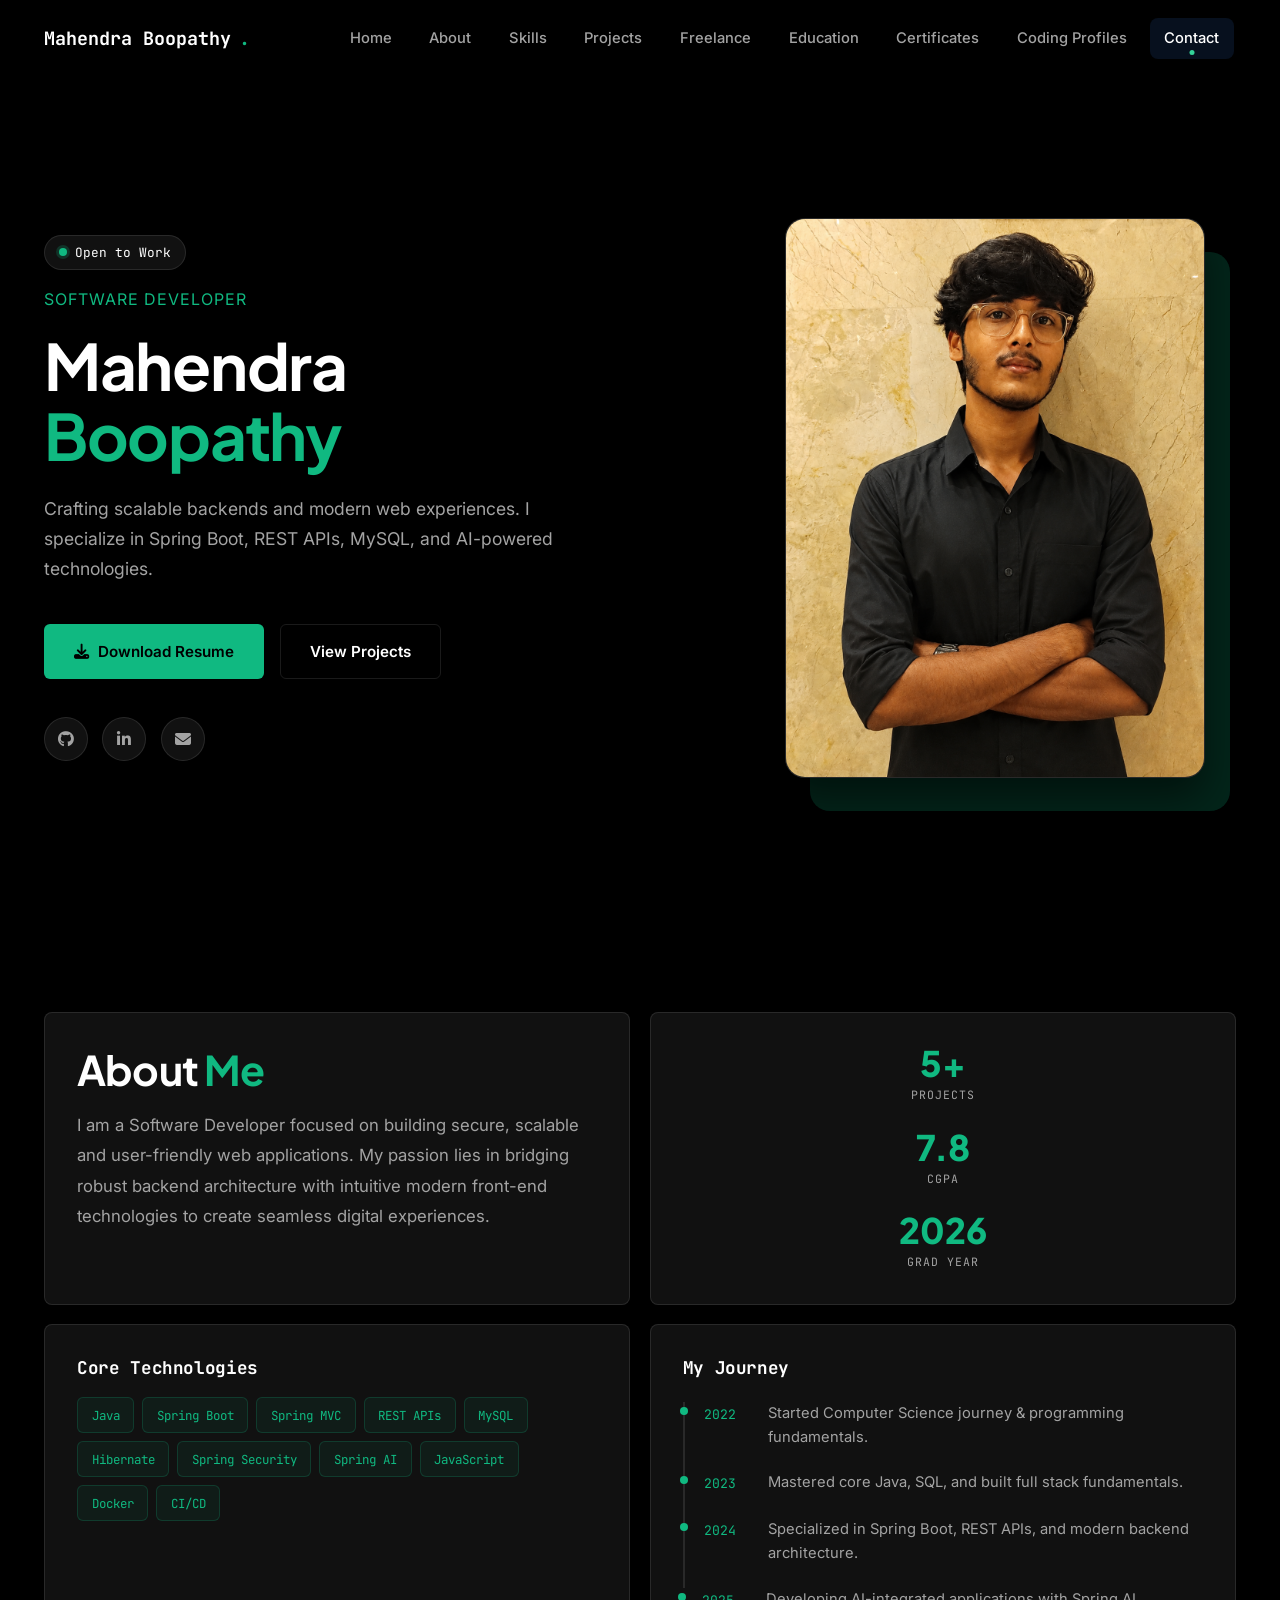
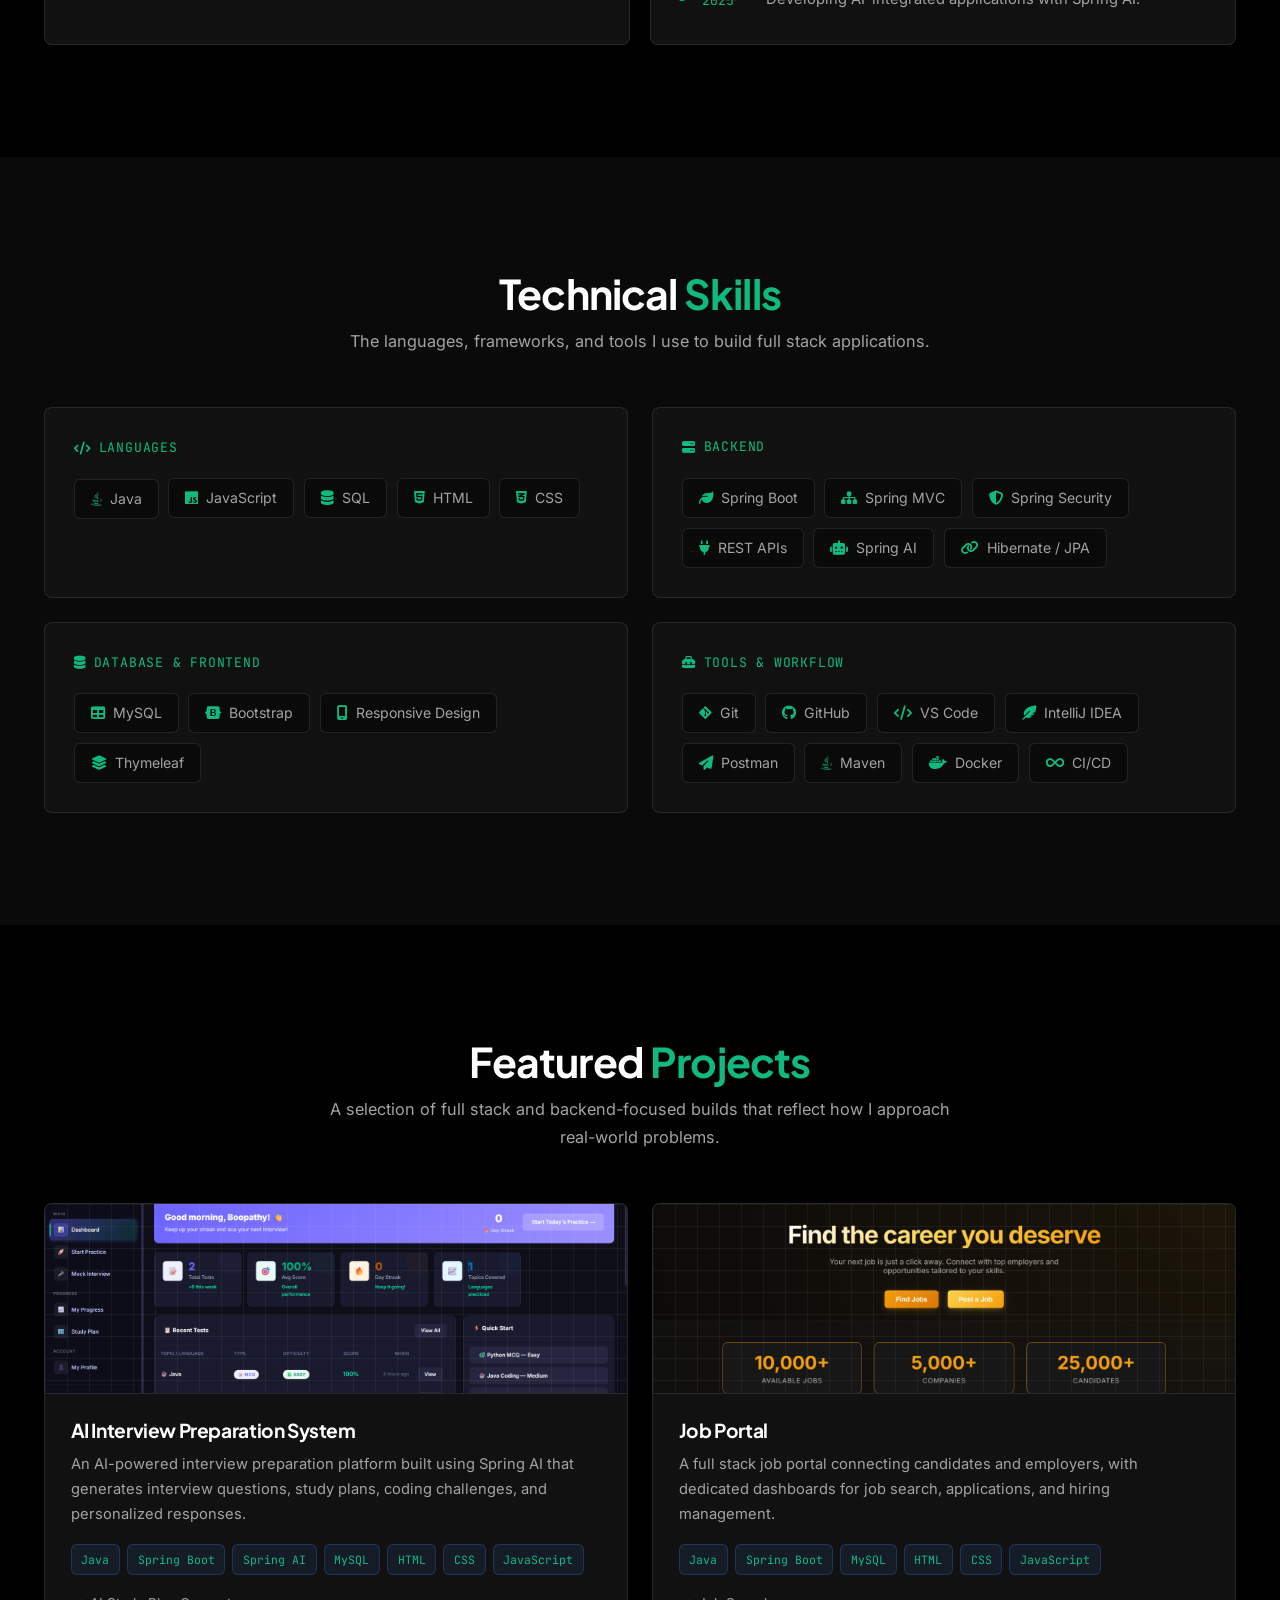
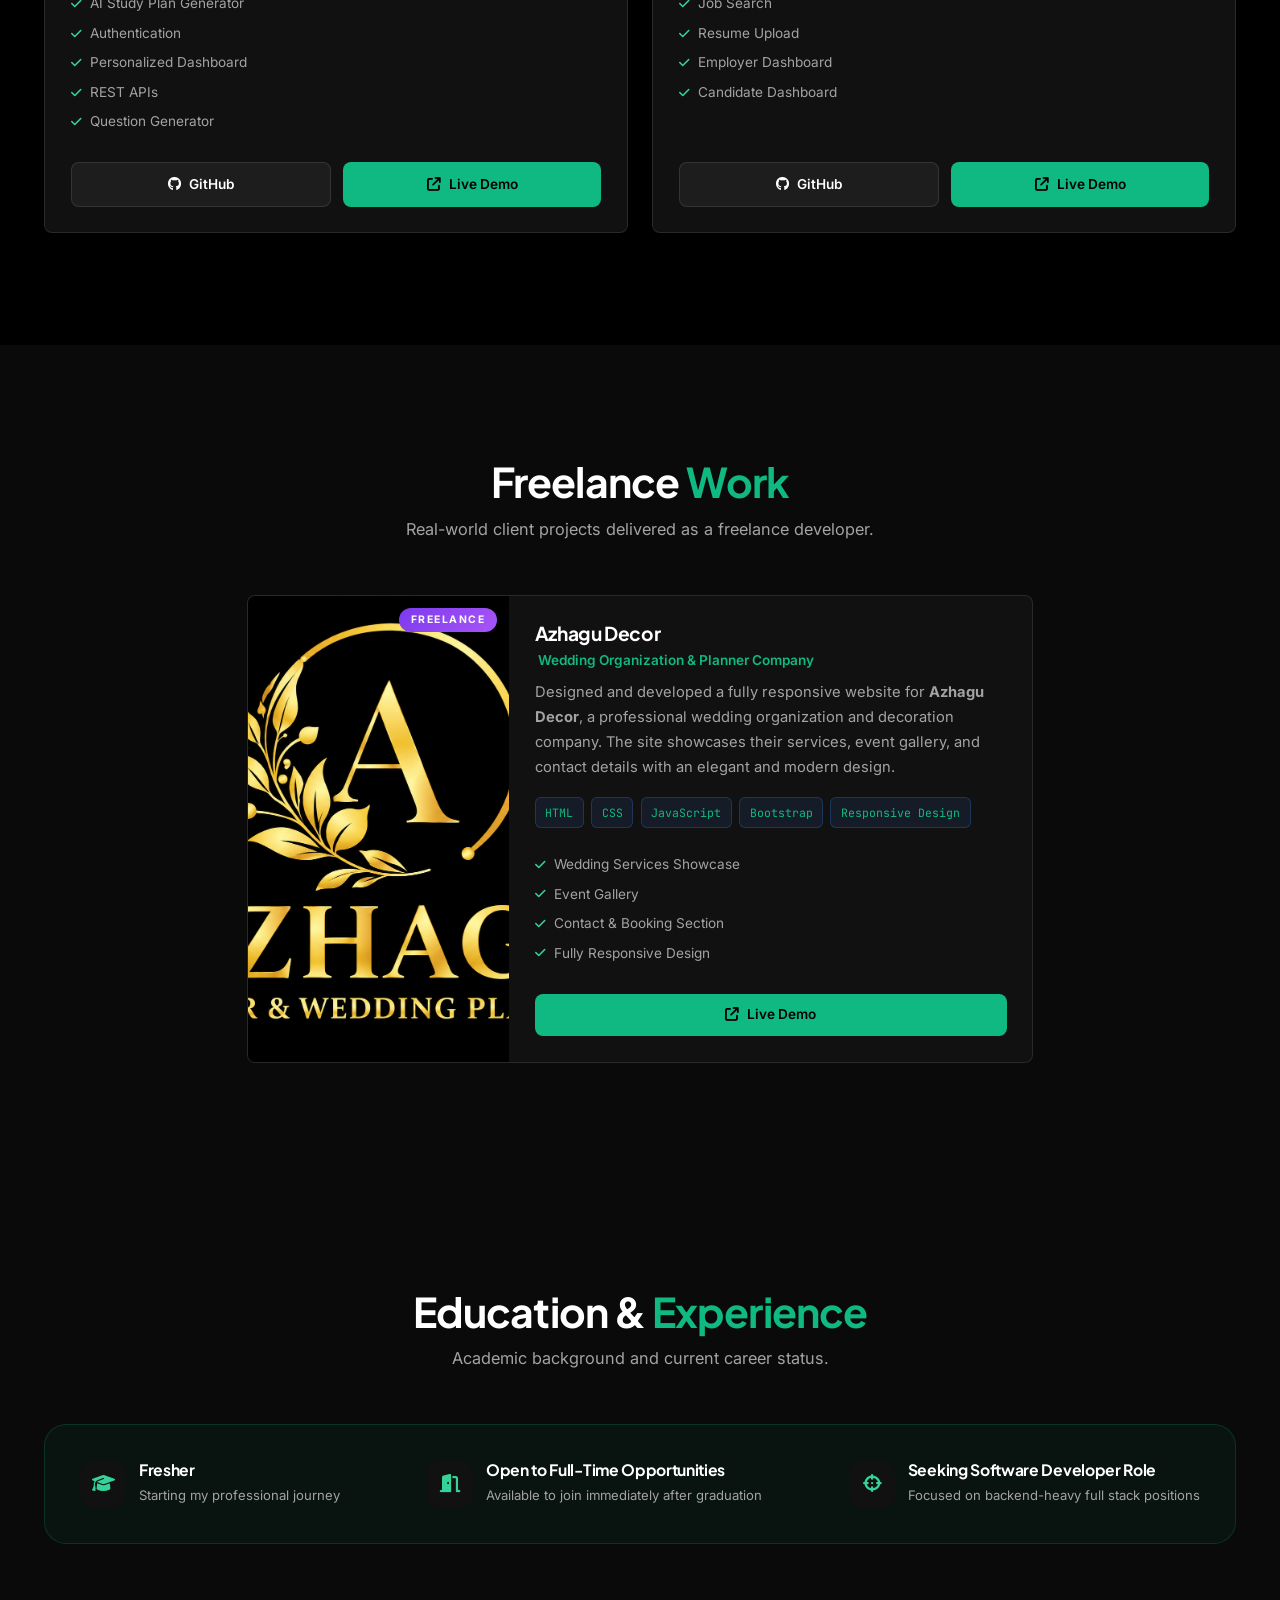
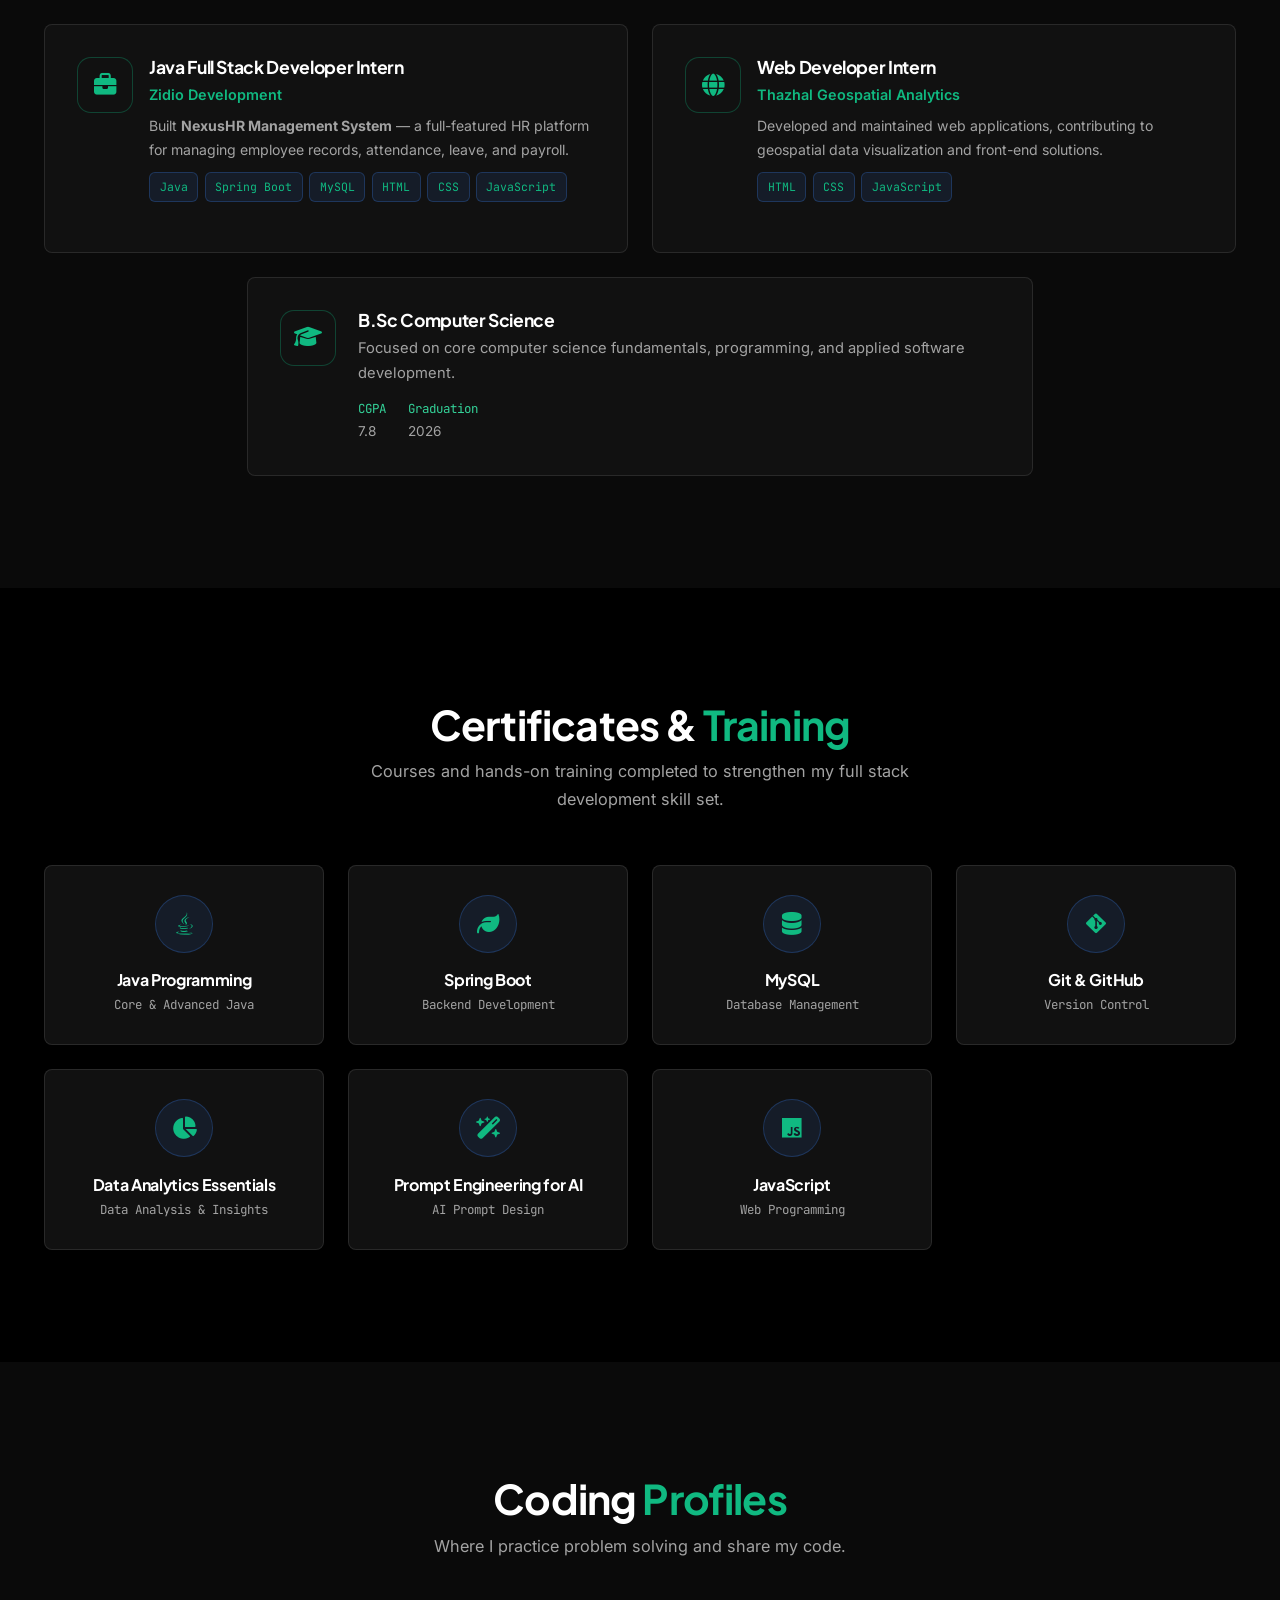
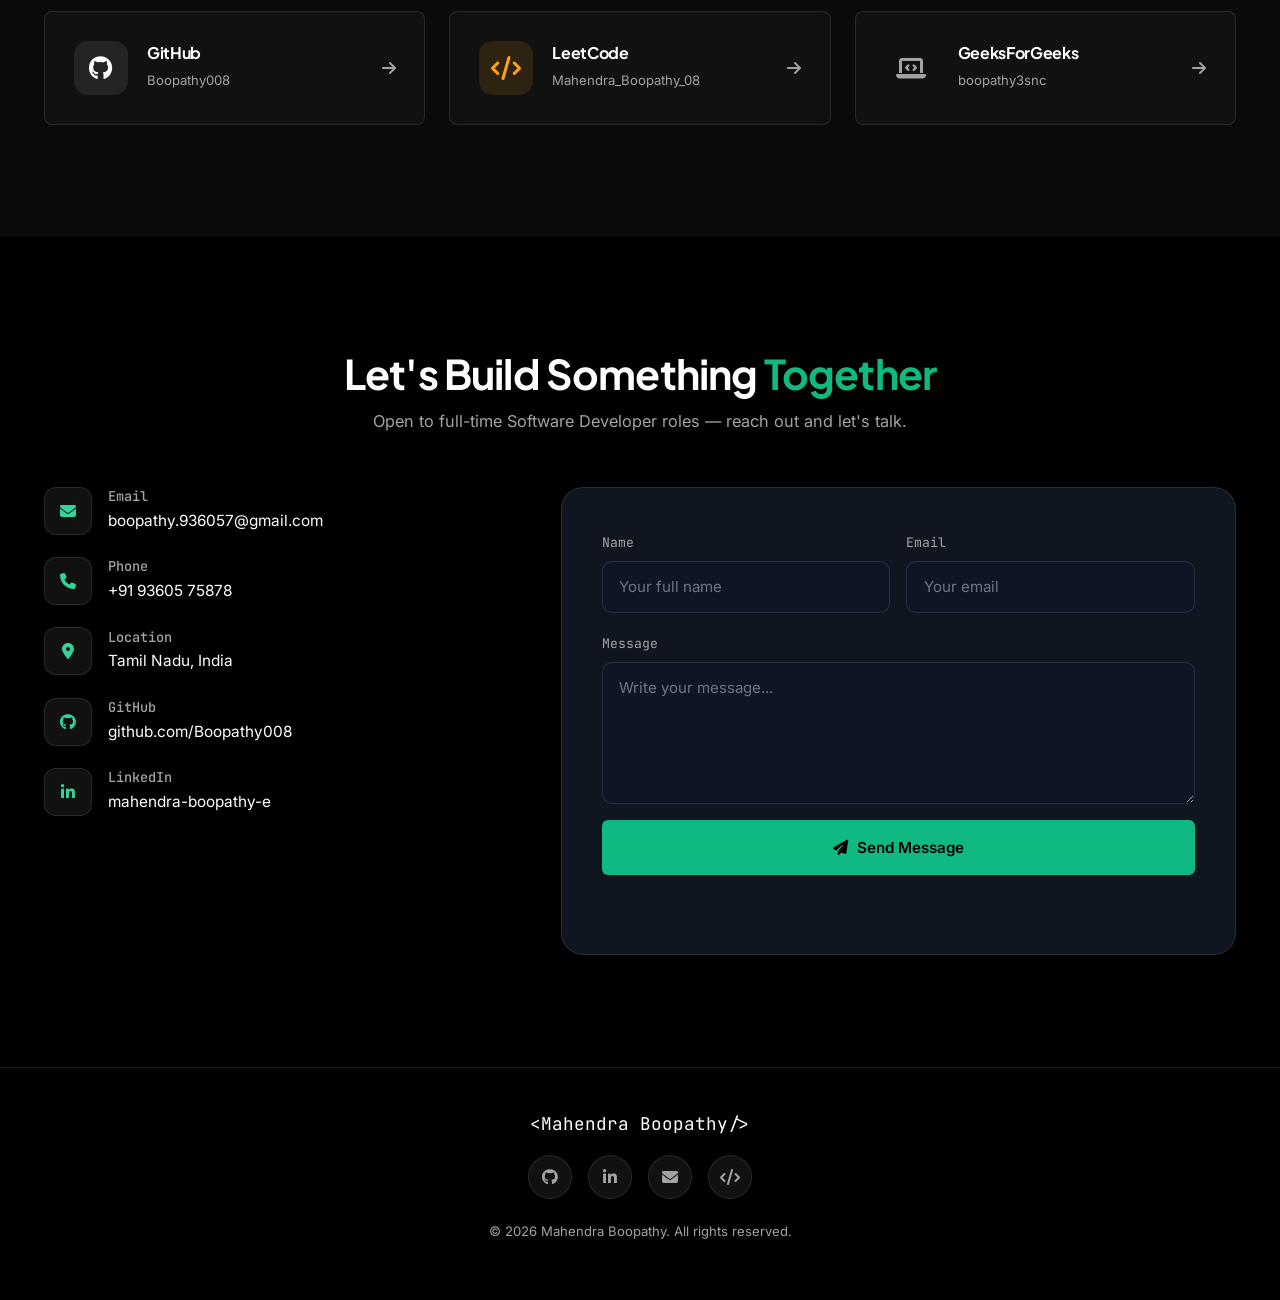
<file: index.html>
<!DOCTYPE html>
<html lang="en">
<head>
  <meta charset="UTF-8">
  <meta name="viewport" content="width=device-width, initial-scale=1.0">
  <title>Mahendra Boopathy | Software Developer</title>
  <meta name="description" content="Mahendra Boopathy — Software Developer specializing in Spring Boot, REST APIs, MySQL, and AI-powered backend applications. Open to full-time opportunities.">
  <meta name="keywords" content="Mahendra Boopathy, Software Developer, Spring Boot Developer, Backend Developer, REST API, Spring AI, Portfolio">
  <meta name="author" content="Mahendra Boopathy">
  <meta property="og:title" content="Mahendra Boopathy | Software Developer">
  <meta property="og:description" content="Software Developer building scalable backend applications with Java, Spring Boot, MySQL, REST APIs and AI-powered technologies.">
  <meta property="og:type" content="website">
  <link rel="icon" type="image/svg+xml" href="data:image/svg+xml,<svg xmlns=%22http://www.w3.org/2000/svg%22 viewBox=%220 0 100 100%22><rect width=%22100%22 height=%22100%22 rx=%2220%22 fill=%22%230F172A%22/><text x=%2250%25%22 y=%2258%25%22 font-size=%2244%22 fill=%22%2306B6D4%22 text-anchor=%22middle%22 font-family=%22monospace%22>M</text></svg>">

  <!-- Google Fonts -->
  <link rel="preconnect" href="https://fonts.googleapis.com">
  <link rel="preconnect" href="https://fonts.gstatic.com" crossorigin>
  <link href="https://fonts.googleapis.com/css2?family=Plus+Jakarta+Sans:wght@400;600;700;800&family=Inter:wght@400;500;600;700&family=JetBrains+Mono:wght@400;500;600;700&display=swap" rel="stylesheet">

  <!-- Bootstrap 5 -->
  <link href="https://cdn.jsdelivr.net/npm/bootstrap@5.3.3/dist/css/bootstrap.min.css" rel="stylesheet">

  <!-- Font Awesome -->
  <link rel="stylesheet" href="https://cdnjs.cloudflare.com/ajax/libs/font-awesome/6.5.2/css/all.min.css">

  <!-- AOS -->
  <link rel="stylesheet" href="https://cdn.jsdelivr.net/npm/aos@2.3.4/dist/aos.css">

  <!-- Custom Stylesheets -->
  <link rel="stylesheet" href="css/style.css">
  <link rel="stylesheet" href="css/animation.css">
  <link rel="stylesheet" href="css/responsive.css">
</head>
<body>



  <!-- ===================== Scroll Progress ===================== -->
  <div id="scroll-progress"></div>

  <!-- ===================== Navbar ===================== -->
  <nav class="navbar navbar-expand-lg fixed-top" id="mainNavbar">
    <div class="container-xl">
      <a class="navbar-brand" href="#home">
        Mahendra Boopathy<span class="brand-dot">.</span>
      </a>
      <button class="navbar-toggler" type="button" data-bs-toggle="collapse" data-bs-target="#navbarContent" aria-controls="navbarContent" aria-expanded="false" aria-label="Toggle navigation">
        <i class="fa-solid fa-bars"></i>
      </button>
      <div class="collapse navbar-collapse justify-content-end" id="navbarContent">
        <ul class="navbar-nav align-items-lg-center gap-lg-1">
          <li class="nav-item"><a class="nav-link nav-link-custom active" href="#home">Home</a></li>
          <li class="nav-item"><a class="nav-link nav-link-custom" href="#about">About</a></li>
          <li class="nav-item"><a class="nav-link nav-link-custom" href="#skills">Skills</a></li>
          <li class="nav-item"><a class="nav-link nav-link-custom" href="#projects">Projects</a></li>
          <li class="nav-item"><a class="nav-link nav-link-custom" href="#freelance">Freelance</a></li>
          <li class="nav-item"><a class="nav-link nav-link-custom" href="#education">Education</a></li>
          <li class="nav-item"><a class="nav-link nav-link-custom" href="#certificates">Certificates</a></li>
          <li class="nav-item"><a class="nav-link nav-link-custom" href="#coding-profiles">Coding Profiles</a></li>
          <li class="nav-item"><a class="nav-link nav-link-custom" href="#contact">Contact</a></li>
        </ul>
      </div>
    </div>
  </nav>

  <!-- ===================== Hero / Home ===================== -->
  <header class="hero" id="home">
    <div class="container-xl section-inner">
      <div class="row align-items-center gy-5">
        <div class="col-lg-6" data-aos="fade-right">
          <div class="hero-status mb-3">
            <span class="status-dot"></span> Open to Work
          </div>
          <p class="hero-eyebrow" style="font-family: var(--font-body); font-size:1rem; letter-spacing:1px; color:var(--primary); text-transform:uppercase; margin-bottom:1rem;">Software Developer</p>
          <h1 class="hero-name" style="font-size:clamp(2.5rem, 5vw, 4rem); line-height:1.1; margin-bottom:1.5rem;">Mahendra <br><span class="text-gradient">Boopathy</span></h1>
          <p class="hero-intro" style="font-size:1.1rem; color:var(--text-secondary); max-width:90%;">
            Crafting scalable backends and modern web experiences. I specialize in Spring Boot, REST APIs, MySQL, and AI-powered technologies.
          </p>
          <div class="hero-actions" style="margin-top:2.5rem;">
            <a href="Mahendra_Boopathy_Resume.pdf" download class="btn-glow">
              <i class="fa-solid fa-download"></i> Download Resume
            </a>
            <a href="#projects" class="btn-outline-glow">
              View Projects
            </a>
          </div>
          <div class="hero-socials" style="margin-top:1rem;">
            <a href="https://github.com/Boopathy008" target="_blank" rel="noopener" class="social-pill" aria-label="GitHub"><i class="fa-brands fa-github"></i></a>
            <a href="https://www.linkedin.com/in/mahendra-boopathy-e/" target="_blank" rel="noopener" class="social-pill" aria-label="LinkedIn"><i class="fa-brands fa-linkedin-in"></i></a>
            <a href="mailto:boopathy.936057@gmail.com" class="social-pill" aria-label="Email"><i class="fa-solid fa-envelope"></i></a>
          </div>
        </div>
        <div class="col-lg-5 offset-lg-1" data-aos="fade-left" data-aos-delay="150">
          <div class="hero-image-modern">
             <img src="images/Boopathy.png" alt="Mahendra Boopathy">
             <div class="hero-image-backdrop"></div>
          </div>
        </div>
      </div>
    </div>
  </header>

  <!-- ===================== About ===================== -->
  <section class="section" id="about">
  <div class="container-xl section-inner">

    <div class="bento-grid">
      
      <!-- Bio Card -->
      <div class="bento-card bento-bio card-surface" data-aos="fade-up">
        <h2 class="section-title" style="margin-bottom:1rem;">About <span class="text-gradient">Me</span></h2>
        <p style="font-size:1.05rem; color:var(--text-secondary); line-height:1.8; margin:0;">
          I am a Software Developer focused on building secure, scalable and user-friendly web applications. 
          My passion lies in bridging robust backend architecture with intuitive modern front-end technologies to create seamless digital experiences.
        </p>
      </div>

      <!-- Stats Card -->
      <div class="bento-card bento-stats card-surface" data-aos="fade-up" data-aos-delay="100">
        <div class="stat-block">
          <span class="stat-num text-gradient">5+</span>
          <span class="stat-label">Projects</span>
        </div>
        <div class="stat-block">
          <span class="stat-num text-gradient">7.8</span>
          <span class="stat-label">CGPA</span>
        </div>
        <div class="stat-block">
          <span class="stat-num text-gradient">2026</span>
          <span class="stat-label">Grad Year</span>
        </div>
      </div>

      <!-- Tech Stack Card -->
      <div class="bento-card bento-tags card-surface" data-aos="fade-up" data-aos-delay="200">
        <h4 style="font-size:1.1rem; margin-bottom:1.2rem; font-family:var(--font-mono);">Core Technologies</h4>
        <div class="about-tags-clean">
          <span>Java</span><span>Spring Boot</span><span>Spring MVC</span><span>REST APIs</span><span>MySQL</span><span>Hibernate</span><span>Spring Security</span><span>Spring AI</span><span>JavaScript</span><span>Docker</span><span>CI/CD</span>
        </div>
      </div>

      <!-- Timeline Card -->
      <div class="bento-card bento-timeline card-surface" data-aos="fade-up" data-aos-delay="300">
        <h4 style="font-size:1.1rem; margin-bottom:1.5rem; font-family:var(--font-mono);">My Journey</h4>
        <div class="timeline-clean">
          <div class="tl-item">
            <span class="tl-year">2022</span>
            <p>Started Computer Science journey & programming fundamentals.</p>
          </div>
          <div class="tl-item">
            <span class="tl-year">2023</span>
            <p>Mastered core Java, SQL, and built full stack fundamentals.</p>
          </div>
          <div class="tl-item">
            <span class="tl-year">2024</span>
            <p>Specialized in Spring Boot, REST APIs, and modern backend architecture.</p>
          </div>
          <div class="tl-item border-0 pb-0">
            <span class="tl-year">2025</span>
            <p>Developing AI-integrated applications with Spring AI.</p>
          </div>
        </div>
      </div>

    </div>

  </div>
</section>

  <!-- ===================== Skills ===================== -->
  <section class="section" id="skills" style="background: var(--bg-soft);">
    <div class="container-xl section-inner">
      <div class="text-center mx-auto mb-5" data-aos="fade-up" style="max-width:640px;">
        <h2 class="section-title">Technical <span class="text-gradient">Skills</span></h2>
        <p class="section-subtitle mx-auto">The languages, frameworks, and tools I use to build full stack applications.</p>
      </div>

      <div class="skills-clean-grid" data-aos="fade-up">

        <!-- Languages -->
        <div class="skill-category">
          <div class="skill-cat-label"><i class="fa-solid fa-code"></i> Languages</div>
          <div class="skill-pills">
            <span class="skill-pill"><i class="fa-brands fa-java"></i> Java</span>
            <span class="skill-pill"><i class="fa-brands fa-js"></i> JavaScript</span>
            <span class="skill-pill"><i class="fa-solid fa-database"></i> SQL</span>
            <span class="skill-pill"><i class="fa-brands fa-html5"></i> HTML</span>
            <span class="skill-pill"><i class="fa-brands fa-css3-alt"></i> CSS</span>
          </div>
        </div>

        <!-- Backend -->
        <div class="skill-category">
          <div class="skill-cat-label"><i class="fa-solid fa-server"></i> Backend</div>
          <div class="skill-pills">
            <span class="skill-pill"><i class="fa-solid fa-leaf"></i> Spring Boot</span>
            <span class="skill-pill"><i class="fa-solid fa-sitemap"></i> Spring MVC</span>
            <span class="skill-pill"><i class="fa-solid fa-shield-halved"></i> Spring Security</span>
            <span class="skill-pill"><i class="fa-solid fa-plug"></i> REST APIs</span>
            <span class="skill-pill"><i class="fa-solid fa-robot"></i> Spring AI</span>
            <span class="skill-pill"><i class="fa-solid fa-link"></i> Hibernate / JPA</span>
          </div>
        </div>

        <!-- Database & Frontend -->
        <div class="skill-category">
          <div class="skill-cat-label"><i class="fa-solid fa-database"></i> Database & Frontend</div>
          <div class="skill-pills">
            <span class="skill-pill"><i class="fa-solid fa-table"></i> MySQL</span>
            <span class="skill-pill"><i class="fa-brands fa-bootstrap"></i> Bootstrap</span>
            <span class="skill-pill"><i class="fa-solid fa-mobile-screen"></i> Responsive Design</span>
            <span class="skill-pill"><i class="fa-solid fa-layer-group"></i> Thymeleaf</span>
          </div>
        </div>

        <!-- Tools -->
        <div class="skill-category">
          <div class="skill-cat-label"><i class="fa-solid fa-toolbox"></i> Tools & Workflow</div>
          <div class="skill-pills">
            <span class="skill-pill"><i class="fa-brands fa-git-alt"></i> Git</span>
            <span class="skill-pill"><i class="fa-brands fa-github"></i> GitHub</span>
            <span class="skill-pill"><i class="fa-solid fa-code"></i> VS Code</span>
            <span class="skill-pill"><i class="fa-solid fa-feather-pointed"></i> IntelliJ IDEA</span>
            <span class="skill-pill"><i class="fa-solid fa-paper-plane"></i> Postman</span>
            <span class="skill-pill"><i class="fa-brands fa-java"></i> Maven</span>
            <span class="skill-pill"><i class="fa-brands fa-docker"></i> Docker</span>
            <span class="skill-pill"><i class="fa-solid fa-infinity"></i> CI/CD</span>
          </div>
        </div>

      </div>
    </div>
  </section>


  <!-- ===================== Projects ===================== -->
  <section class="section" id="projects">
    <div class="container-xl section-inner">
      <div class="text-center mx-auto" data-aos="fade-up" style="max-width:640px;">

        <h2 class="section-title">Featured <span class="text-gradient">Projects</span></h2>
        <p class="section-subtitle mx-auto">A selection of full stack and backend-focused
          builds that reflect how I approach real-world problems.</p>
      </div>

      <div class="row g-4">
        <!-- Project 1 -->
        <div class="col-md-6" data-aos="fade-up">
          <div class="card-surface project-card">
            <div class="project-banner">
              <img src="images/AI Interview Pre.png" alt="AI Interview Preparation System" class="project-image"></div>
            <div class="project-body">
              <h4>AI Interview Preparation System</h4>
              <p class="desc">An AI-powered interview preparation platform built using Spring AI
                that generates interview questions, study plans, coding challenges, and
                personalized responses.</p>
              <div class="project-stack">
                <span class="stack-chip">Java</span>
                <span class="stack-chip">Spring Boot</span>
                <span class="stack-chip">Spring AI</span>
                <span class="stack-chip">MySQL</span>
                <span class="stack-chip">HTML</span>
                <span class="stack-chip">CSS</span>
                <span class="stack-chip">JavaScript</span>
              </div>
              <ul class="project-features">
                <li><i class="fa-solid fa-check"></i> AI Study Plan Generator</li>
                <li><i class="fa-solid fa-check"></i> Authentication</li>
                <li><i class="fa-solid fa-check"></i> Personalized Dashboard</li>
                <li><i class="fa-solid fa-check"></i> REST APIs</li>
                <li><i class="fa-solid fa-check"></i> Question Generator</li>
              </ul>
              <div class="project-actions">
                <a href="https://github.com/Boopathy008/ai-interview-prep" class="pa-github"><i class="fa-brands fa-github"></i> GitHub</a>
                <a href="https://ai-interview-prep-38xp.onrender.com" class="pa-demo"><i class="fa-solid fa-arrow-up-right-from-square"></i> Live Demo</a>
              </div>
            </div>
          </div>
        </div>

        <div class="col-md-6" data-aos="fade-up">
          <div class="card-surface project-card">
            <div class="project-banner"><img src="images/Job Portal.png" alt="Job Portal" class="project-image"></div>
            <div class="project-body">
              <h4>Job Portal</h4>
              <p class="desc">A full stack job portal connecting candidates and employers, with
                dedicated dashboards for job search, applications, and hiring management.</p>
              <div class="project-stack">
                <span class="stack-chip">Java</span>
                <span class="stack-chip">Spring Boot</span>
                <span class="stack-chip">MySQL</span>
                <span class="stack-chip">HTML</span>
                <span class="stack-chip">CSS</span>
                <span class="stack-chip">JavaScript</span>
              </div>
              <ul class="project-features">
                <li><i class="fa-solid fa-check"></i> Job Search</li>
                <li><i class="fa-solid fa-check"></i> Resume Upload</li>
                <li><i class="fa-solid fa-check"></i> Employer Dashboard</li>
                <li><i class="fa-solid fa-check"></i> Candidate Dashboard</li>
              </ul>
              <div class="project-actions">
                <a href="https://github.com/Boopathy008/Online-Job-Portal" class="pa-github"><i class="fa-brands fa-github"></i> GitHub</a>
                <a href="https://online-job-portal-kappa-eight.vercel.app/" class="pa-demo"><i class="fa-solid fa-arrow-up-right-from-square"></i> Live Demo</a>
              </div>
            </div>
          </div>
        </div>

        <!-- Project 2 
        <div class="col-md-6" data-aos="fade-up" data-aos-delay="100">
          <div class="card-surface project-card">
            <div class="project-banner pb-2"><i class="fa-solid fa-building-user"></i></div>
            <div class="project-body">
              <h4>NexusHR</h4>
              <p class="desc">A Human Resource Management System built to streamline employee
                records, attendance, leave, and payroll processing for organizations.</p>
              <div class="project-stack">
                <span class="stack-chip">Spring Boot</span>
                <span class="stack-chip">MySQL</span>
                <span class="stack-chip">HTML</span>
                <span class="stack-chip">CSS</span>
                <span class="stack-chip">JavaScript</span>
              </div>
              <ul class="project-features">
                <li><i class="fa-solid fa-check"></i> Attendance Tracking</li>
                <li><i class="fa-solid fa-check"></i> Payroll Management</li>
                <li><i class="fa-solid fa-check"></i> Leave Management</li>
                <li><i class="fa-solid fa-check"></i> Employee Management</li>
                <li><i class="fa-solid fa-check"></i> Authentication</li>
              </ul>
              <div class="project-actions">
                <a href="https://github.com/Boopathy008/nexushr" class="pa-github"><i class="fa-brands fa-github"></i> GitHub</a>
                <a href="https://nexushr-flax.vercel.app/login" class="pa-demo"><i class="fa-solid fa-arrow-up-right-from-square"></i> Live Demo</a>
              </div>
            </div>
          </div>
        </div> -->

        <!-- Project 3 -->

        <!-- Project 4 
        <div class="col-md-6" data-aos="fade-up" data-aos-delay="100">
          <div class="card-surface project-card">
            <div class="project-banner pb-4"><i class="fa-solid fa-utensils"></i></div>
            <div class="project-body">
              <h4>Restaurant Website</h4>
              <p class="desc">A fully responsive restaurant website showcasing menus, ambience,
                and location details with a clean, modern interface.</p>
              <div class="project-stack">
                <span class="stack-chip">HTML</span>
                <span class="stack-chip">CSS</span>
                <span class="stack-chip">JavaScript</span>
              </div>
              <ul class="project-features">
                <li><i class="fa-solid fa-check"></i> Responsive Layout</li>
                <li><i class="fa-solid fa-check"></i> Menu Showcase</li>
                <li><i class="fa-solid fa-check"></i> Contact &amp; Location Section</li>
              </ul>
              <div class="project-actions">
                <a href="#" class="pa-github"><i class="fa-brands fa-github"></i> GitHub</a>
                <a href="#" class="pa-demo"><i class="fa-solid fa-arrow-up-right-from-square"></i> Live Demo</a>
              </div>
            </div>
          </div>
        </div> -->
      </div>
    </div>
  </section>

  <!-- ===================== Freelance ===================== -->
  <section class="section" id="freelance" style="background: var(--bg-soft);">
    <div class="container-xl section-inner">
      <div class="text-center mx-auto mb-5" data-aos="fade-up" style="max-width:640px;">
        <h2 class="section-title">Freelance <span class="text-gradient">Work</span></h2>
        <p class="section-subtitle mx-auto">Real-world client projects delivered as a freelance developer.</p>
      </div>

      <div class="row g-4 justify-content-center">

        <!-- Azhagu Decor -->
        <div class="col-lg-8" data-aos="fade-up">
          <div class="card-surface project-card">
            <div class="row g-0">

              <!-- Banner / Image -->
              <div class="col-md-4">
                <div style="position:relative; height:100%; min-height:220px; overflow:hidden; border-radius: var(--radius) 0 0 var(--radius);">
                  <img src="images/Azhagu Decor.png" alt="Azhagu Decor Wedding Planner" style="width:100%; height:100%; object-fit:cover; display:block;">
                  <span style="position:absolute; top:12px; right:12px; background:linear-gradient(135deg,#7c3aed,#a855f7); color:#fff; font-size:0.65rem; font-weight:700; padding:3px 12px; border-radius:20px; letter-spacing:1.5px;">FREELANCE</span>
                </div>
              </div>

              <!-- Content -->
              <div class="col-md-8">
                <div class="project-body">
                  <div class="d-flex align-items-center gap-2 mb-1">
                    <h4 style="margin:0;">Azhagu Decor</h4>
                  </div>
                  <p style="color:var(--primary); font-size:0.85rem; font-weight:600; margin-bottom:0.5rem;">
                    <i class="fa-solid fa-rings-wedding"></i> Wedding Organization &amp; Planner Company
                  </p>
                  <p class="desc">Designed and developed a fully responsive website for <strong>Azhagu Decor</strong>, a professional wedding organization and decoration company. The site showcases their services, event gallery, and contact details with an elegant and modern design.</p>
                  <div class="project-stack">
                    <span class="stack-chip">HTML</span>
                    <span class="stack-chip">CSS</span>
                    <span class="stack-chip">JavaScript</span>
                    <span class="stack-chip">Bootstrap</span>
                    <span class="stack-chip">Responsive Design</span>
                  </div>
                  <ul class="project-features mt-2">
                    <li><i class="fa-solid fa-check"></i> Wedding Services Showcase</li>
                    <li><i class="fa-solid fa-check"></i> Event Gallery</li>
                    <li><i class="fa-solid fa-check"></i> Contact &amp; Booking Section</li>
                    <li><i class="fa-solid fa-check"></i> Fully Responsive Design</li>
                  </ul>
                  <div class="project-actions">
                    <a href="https://www.azhagudecortenkasi.in/" target="_blank" rel="noopener" class="pa-demo"><i class="fa-solid fa-arrow-up-right-from-square"></i> Live Demo</a>
                  </div>
                </div>
              </div>

            </div>
          </div>
        </div>

      </div>
    </div>
  </section>

  <!-- ===================== Education (+ Experience) ===================== -->
  <section class="section" id="education" style="background: var(--bg-soft);">
    <div class="container-xl section-inner">
      <div class="text-center mx-auto" data-aos="fade-up" style="max-width:640px;">
        
        <h2 class="section-title">Education &amp; <span class="text-gradient">Experience</span></h2>
        <p class="section-subtitle mx-auto">Academic background and current career status.</p>
      </div>

      <div class="experience-banner" data-aos="fade-up">
        <div class="exp-item">
          <div class="exp-icon"><i class="fa-solid fa-graduation-cap"></i></div>
          <div>
            <h5>Fresher</h5>
            <span>Starting my professional journey</span>
          </div>
        </div>
        <div class="exp-item">
          <div class="exp-icon"><i class="fa-solid fa-door-open"></i></div>
          <div>
            <h5>Open to Full-Time Opportunities</h5>
            <span>Available to join immediately after graduation</span>
          </div>
        </div>
        <div class="exp-item">
          <div class="exp-icon"><i class="fa-solid fa-crosshairs"></i></div>
          <div>
            <h5>Seeking Software Developer Role</h5>
            <span>Focused on backend-heavy full stack positions</span>
          </div>
        </div>
      </div>

      <!-- Internships -->
      <div class="row g-4 mt-2" data-aos="fade-up">

        <!-- Internship 1 -->
        <div class="col-lg-6">
          <div class="card-surface edu-card d-flex gap-3 align-items-start">
            <div class="edu-icon"><i class="fa-solid fa-briefcase"></i></div>
            <div>
              <h4 style="font-size:1.1rem;">Java Full Stack Developer Intern</h4>
              <p style="color:var(--primary); font-size:0.9rem; margin-bottom:0.4rem; font-weight:600;">Zidio Development</p>
              <p style="font-size:0.88rem; color:var(--text-secondary); margin-bottom:0.6rem;">
                Built <strong>NexusHR Management System</strong> — a full-featured HR platform for managing employee records, attendance, leave, and payroll.
              </p>
              <div class="project-stack" style="gap:0.4rem;">
                <span class="stack-chip">Java</span>
                <span class="stack-chip">Spring Boot</span>
                <span class="stack-chip">MySQL</span>
                <span class="stack-chip">HTML</span>
                <span class="stack-chip">CSS</span>
                <span class="stack-chip">JavaScript</span>
              </div>
            </div>
          </div>
        </div>

        <!-- Internship 2 -->
        <div class="col-lg-6">
          <div class="card-surface edu-card d-flex gap-3 align-items-start">
            <div class="edu-icon"><i class="fa-solid fa-globe"></i></div>
            <div>
              <h4 style="font-size:1.1rem;">Web Developer Intern</h4>
              <p style="color:var(--primary); font-size:0.9rem; margin-bottom:0.4rem; font-weight:600;">Thazhal Geospatial Analytics</p>
              <p style="font-size:0.88rem; color:var(--text-secondary); margin-bottom:0.6rem;">
                Developed and maintained web applications, contributing to geospatial data visualization and front-end solutions.
              </p>
              <div class="project-stack" style="gap:0.4rem;">
                <span class="stack-chip">HTML</span>
                <span class="stack-chip">CSS</span>
                <span class="stack-chip">JavaScript</span>
              </div>
            </div>
          </div>
        </div>

      </div>

      <div class="row mt-4">
        <div class="col-lg-8 mx-auto" data-aos="fade-up">
          <div class="card-surface edu-card">
            <div class="edu-icon"><i class="fa-solid fa-graduation-cap"></i></div>
            <div>
              <h4>B.Sc Computer Science</h4>
              <p class="mb-0" style="font-size:0.92rem;">Focused on core computer science
                fundamentals, programming, and applied software development.</p>
              <div class="edu-meta">
                <div><span>CGPA</span>7.8</div>
                <div><span>Graduation</span>2026</div>
              </div>
            </div>
          </div>
        </div>
      </div>
    </div>
  </section>

  <!-- ===================== Certificates ===================== -->
  <section class="section" id="certificates">
    <div class="container-xl section-inner">
      <div class="text-center mx-auto" data-aos="fade-up" style="max-width:640px;">
        
        <h2 class="section-title">Certificates &amp; <span class="text-gradient">Training</span></h2>
        <p class="section-subtitle mx-auto">Courses and hands-on training completed to
          strengthen my full stack development skill set.</p>
      </div>
      <div class="row g-3 g-md-4">
        <div class="col-6 col-lg-3" data-aos="fade-up">
          <div class="card-surface cert-card">
            <div class="cert-icon"><i class="fa-brands fa-java"></i></div>
            <h5>Java Programming</h5>
            <span>Core &amp; Advanced Java</span>
          </div>
        </div>
        <div class="col-6 col-lg-3" data-aos="fade-up" data-aos-delay="100">
          <div class="card-surface cert-card">
            <div class="cert-icon"><i class="fa-solid fa-leaf"></i></div>
            <h5>Spring Boot</h5>
            <span>Backend Development</span>
          </div>
        </div>
        <div class="col-6 col-lg-3" data-aos="fade-up" data-aos-delay="200">
          <div class="card-surface cert-card">
            <div class="cert-icon"><i class="fa-solid fa-database"></i></div>
            <h5>MySQL</h5>
            <span>Database Management</span>
          </div>
        </div>
        <div class="col-6 col-lg-3" data-aos="fade-up" data-aos-delay="300">
          <div class="card-surface cert-card">
            <div class="cert-icon"><i class="fa-brands fa-git-alt"></i></div>
            <h5>Git &amp; GitHub</h5>
            <span>Version Control</span>
          </div>
        </div>
        <div class="col-6 col-lg-3" data-aos="fade-up" data-aos-delay="400">
          <div class="card-surface cert-card">
            <div class="cert-icon"><i class="fa-solid fa-chart-pie"></i></div>
            <h5>Data Analytics Essentials</h5>
            <span>Data Analysis & Insights</span>
          </div>
        </div>
        <div class="col-6 col-lg-3" data-aos="fade-up" data-aos-delay="500">
          <div class="card-surface cert-card">
            <div class="cert-icon"><i class="fa-solid fa-wand-magic-sparkles"></i></div>
            <h5>Prompt Engineering for AI</h5>
            <span>AI Prompt Design</span>
          </div>
        </div>
        <div class="col-6 col-lg-3" data-aos="fade-up" data-aos-delay="600">
          <div class="card-surface cert-card">
            <div class="cert-icon"><i class="fa-brands fa-js"></i></div>
            <h5>JavaScript</h5>
            <span>Web Programming</span>
          </div>
        </div>
      </div>
    </div>
  </section>

  <!-- ===================== Coding Profiles ===================== -->
  <section class="section" id="coding-profiles" style="background: var(--bg-soft);">
    <div class="container-xl section-inner">
      <div class="text-center mx-auto" data-aos="fade-up" style="max-width:640px;">
        
        <h2 class="section-title">Coding <span class="text-gradient">Profiles</span></h2>
        <p class="section-subtitle mx-auto">Where I practice problem solving and share my code.</p>
      </div>
      <div class="row g-4 justify-content-center">
        <div class="col-md-6 col-lg-4" data-aos="fade-up">
          <a href="https://github.com/Boopathy008" target="_blank" rel="noopener" class="card-surface profile-card">
            <div class="profile-icon gh"><i class="fa-brands fa-github"></i></div>
            <div class="profile-info">
              <h5>GitHub</h5>
              <span>Boopathy008</span>
            </div>
            <i class="fa-solid fa-arrow-right profile-arrow"></i>
          </a>
        </div>
        <div class="col-md-6 col-lg-4" data-aos="fade-up" data-aos-delay="100">
          <a href="https://leetcode.com/u/Mahendra_Boopathy_08/" target="_blank" rel="noopener" class="card-surface profile-card">
            <div class="profile-icon lc"><i class="fa-solid fa-code"></i></div>
            <div class="profile-info">
              <h5>LeetCode</h5>
              <span>Mahendra_Boopathy_08</span>
            </div>
            <i class="fa-solid fa-arrow-right profile-arrow"></i>
          </a>
        </div>
        <div class="col-md-6 col-lg-4" data-aos="fade-up" data-aos-delay="200">
          <a href="https://www.geeksforgeeks.org/profile/boopathy3snc" target="_blank" rel="noopener" class="card-surface profile-card">
            <div class="profile-icon gfg"><i class="fa-solid fa-laptop-code"></i></div>
            <div class="profile-info">
              <h5>GeeksForGeeks</h5>
              <span>boopathy3snc</span>
            </div>
            <i class="fa-solid fa-arrow-right profile-arrow"></i>
          </a>
        </div>
      </div>
    </div>
  </section>

  <!-- ===================== Contact ===================== -->
  <section class="section" id="contact">
    <div class="container-xl section-inner">
      <div class="text-center mx-auto" data-aos="fade-up" style="max-width:640px;">
        
        <h2 class="section-title">Let's Build Something <span class="text-gradient">Together</span></h2>
        <p class="section-subtitle mx-auto">Open to full-time Software Developer roles —
          reach out and let's talk.</p>
      </div>
      <div class="row g-5">
        <div class="col-lg-5" data-aos="fade-right">
          <div class="contact-info-list">
            <div class="contact-info-item">
              <div class="contact-info-icon"><i class="fa-solid fa-envelope"></i></div>
              <div>
                <h6>Email</h6>
                <p><a href="mailto:boopathy.936057@gmail.com" style="color:inherit;">boopathy.936057@gmail.com</a></p>
              </div>
            </div>
            <div class="contact-info-item">
              <div class="contact-info-icon"><i class="fa-solid fa-phone"></i></div>
              <div>
                <h6>Phone</h6>
                <p><a href="tel:+919360575878" style="color:inherit;">+91 93605 75878</a></p>
              </div>
            </div>
            <div class="contact-info-item">
              <div class="contact-info-icon"><i class="fa-solid fa-location-dot"></i></div>
              <div>
                <h6>Location</h6>
                <p>Tamil Nadu, India</p>
              </div>
            </div>
            <div class="contact-info-item">
              <div class="contact-info-icon"><i class="fa-brands fa-github"></i></div>
              <div>
                <h6>GitHub</h6>
                <p><a href="https://github.com/Boopathy008" target="_blank" rel="noopener" style="color:inherit;">github.com/Boopathy008</a></p>
              </div>
            </div>
            <div class="contact-info-item">
              <div class="contact-info-icon"><i class="fa-brands fa-linkedin-in"></i></div>
              <div>
                <h6>LinkedIn</h6>
                <p><a href="https://www.linkedin.com/in/mahendra-boopathy-e/" target="_blank" rel="noopener" style="color:inherit;">mahendra-boopathy-e</a></p>
              </div>
            </div>
          </div>
        </div>
        <div class="col-lg-7" data-aos="fade-left">
          <form
  class="contact-card needs-validation"
  id="contactForm"
  action="https://api.web3forms.com/submit"
  method="POST"
  novalidate
>
  <!-- Web3Forms access key -->
  <input
    type="hidden"
    name="access_key"
    value="c35909b5-42aa-482e-958c-d69706fd1e5b"
  >

  <!-- Email subject shown in your inbox -->
  <input
    type="hidden"
    name="subject"
    value="New message from Mahendra Boopathy Portfolio"
  >

  <!-- Sender name shown in the email -->
  <input
    type="hidden"
    name="from_name"
    value="Mahendra Boopathy Portfolio"
  >

  <!-- Spam protection -->
  <input
    type="checkbox"
    name="botcheck"
    class="d-none"
    style="display: none;"
  >

  <div class="row g-3">

    <div class="col-md-6">
      <label class="form-label-custom" for="name">Name</label>

      <input
        type="text"
        class="form-control form-control-custom"
        id="name"
        name="name"
        placeholder="Your full name"
        required
      >

      <div class="invalid-feedback">
        Please enter your name.
      </div>
    </div>

    <div class="col-md-6">
      <label class="form-label-custom" for="email">Email</label>

      <input
        type="email"
        class="form-control form-control-custom"
        id="email"
        name="email"
        placeholder="Your email"
        required
      >

      <div class="invalid-feedback">
        Please enter a valid email.
      </div>
    </div>



    <div class="col-12">
      <label class="form-label-custom" for="message">Message</label>

      <textarea
        class="form-control form-control-custom"
        id="message"
        name="message"
        rows="5"
        placeholder="Write your message..."
        required
      ></textarea>

      <div class="invalid-feedback">
        Please enter a message.
      </div>
    </div>

    <div class="col-12">
      <button
        type="submit"
        class="btn-glow w-100 justify-content-center"
        id="submitButton"
      >
        <i class="fa-solid fa-paper-plane"></i>
        <span>Send Message</span>
      </button>

      <div id="form-status" role="status"></div>
    </div>

  </div>
</form>
        </div>
      </div>
    </div>
  </section>

  <!-- ===================== Footer ===================== -->
  <footer class="site-footer">
    <div class="container-xl">
      <div class="footer-brand">&lt;Mahendra Boopathy/&gt;</div>
      <div class="footer-socials">
        <a href="https://github.com/Boopathy008" target="_blank" rel="noopener" class="social-pill" aria-label="GitHub"><i class="fa-brands fa-github"></i></a>
        <a href="https://www.linkedin.com/in/mahendra-boopathy-e/" target="_blank" rel="noopener" class="social-pill" aria-label="LinkedIn"><i class="fa-brands fa-linkedin-in"></i></a>
        <a href="mailto:boopathy.936057@gmail.com" class="social-pill" aria-label="Email"><i class="fa-solid fa-envelope"></i></a>
        <a href="https://leetcode.com/u/Mahendra_Boopathy_08/" target="_blank" rel="noopener" class="social-pill" aria-label="LeetCode"><i class="fa-solid fa-code"></i></a>
      </div>
      <p class="footer-note">&copy; <span id="current-year"></span> Mahendra Boopathy. All rights reserved.</p>

    </div>
  </footer>

  <!-- ===================== Back to Top ===================== -->
  <button id="back-to-top" aria-label="Back to top">
    <i class="fa-solid fa-arrow-up"></i>
  </button>

  <!-- ===================== Scripts ===================== -->
  <script src="https://cdn.jsdelivr.net/npm/bootstrap@5.3.3/dist/js/bootstrap.bundle.min.js"></script>
  <script src="https://cdn.jsdelivr.net/npm/aos@2.3.4/dist/aos.js"></script>

  <script src="js/script.js"></script>
</body>
</html>
</file>
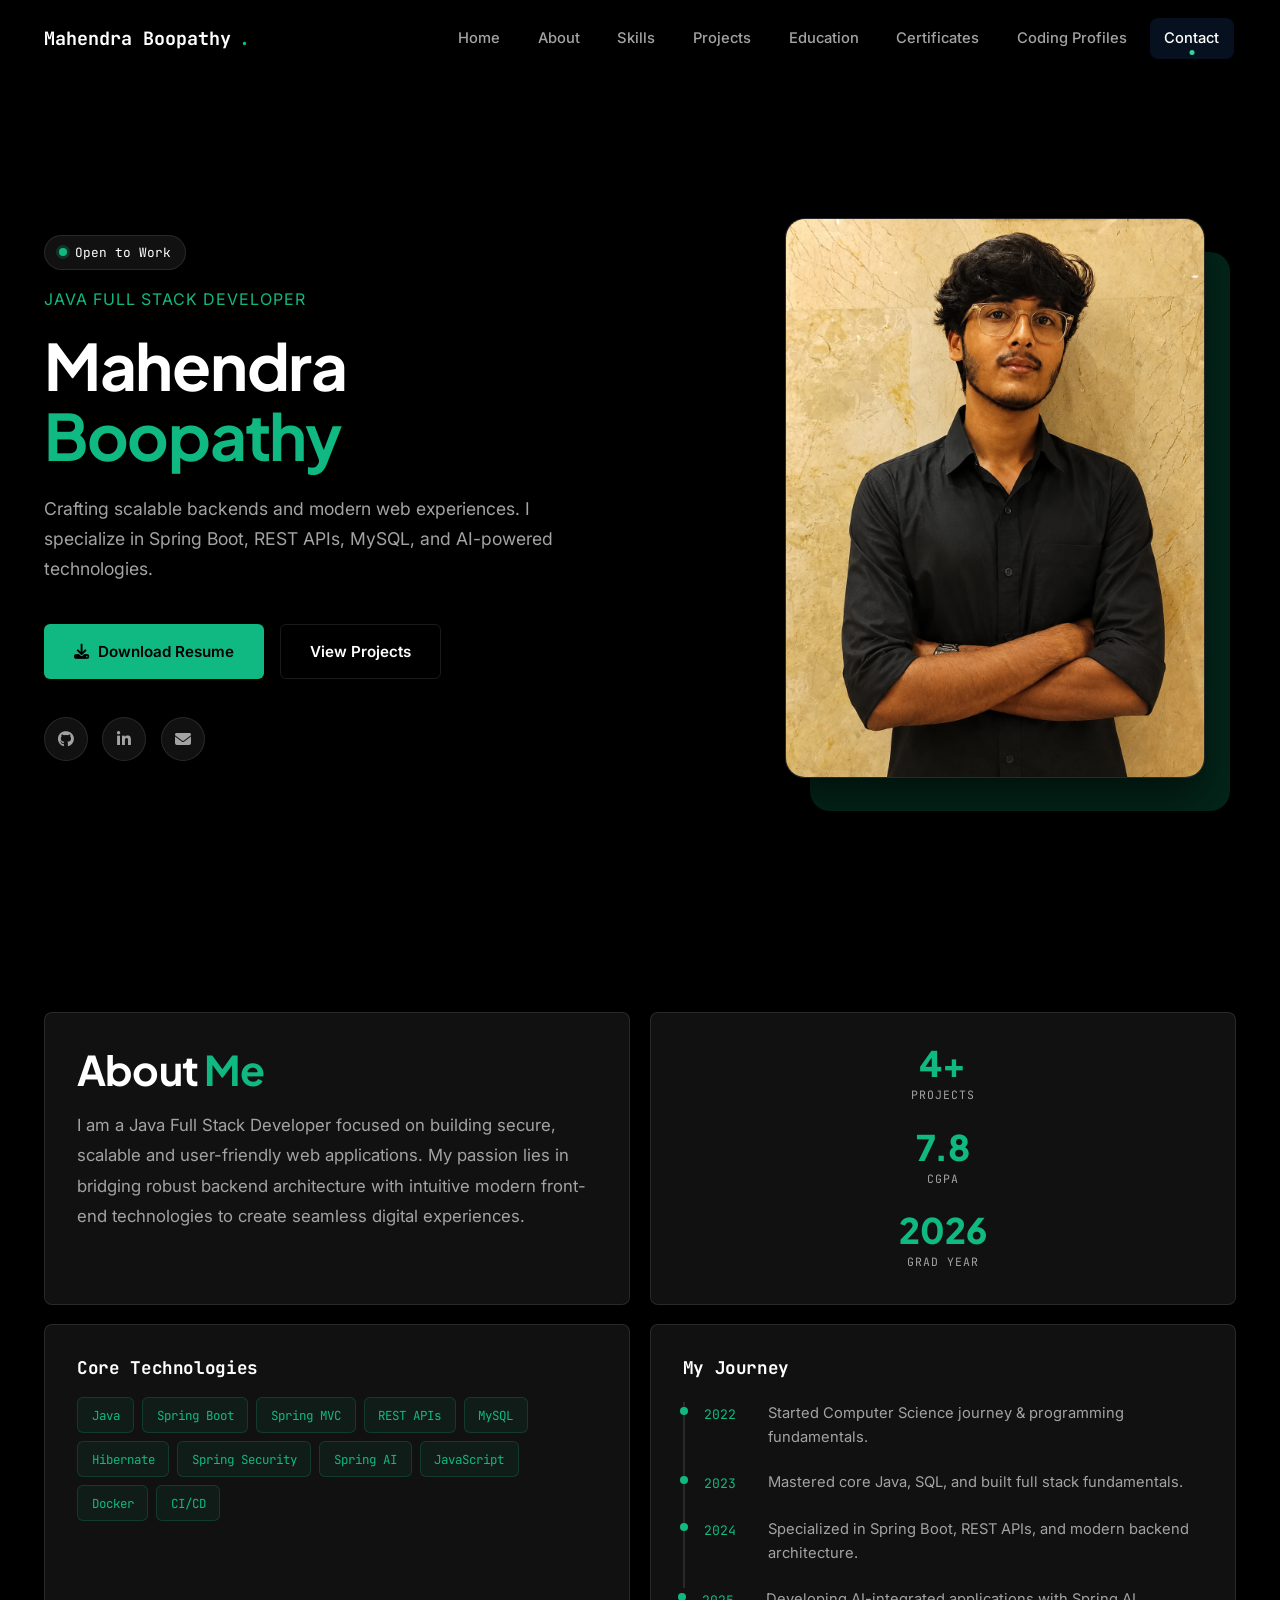
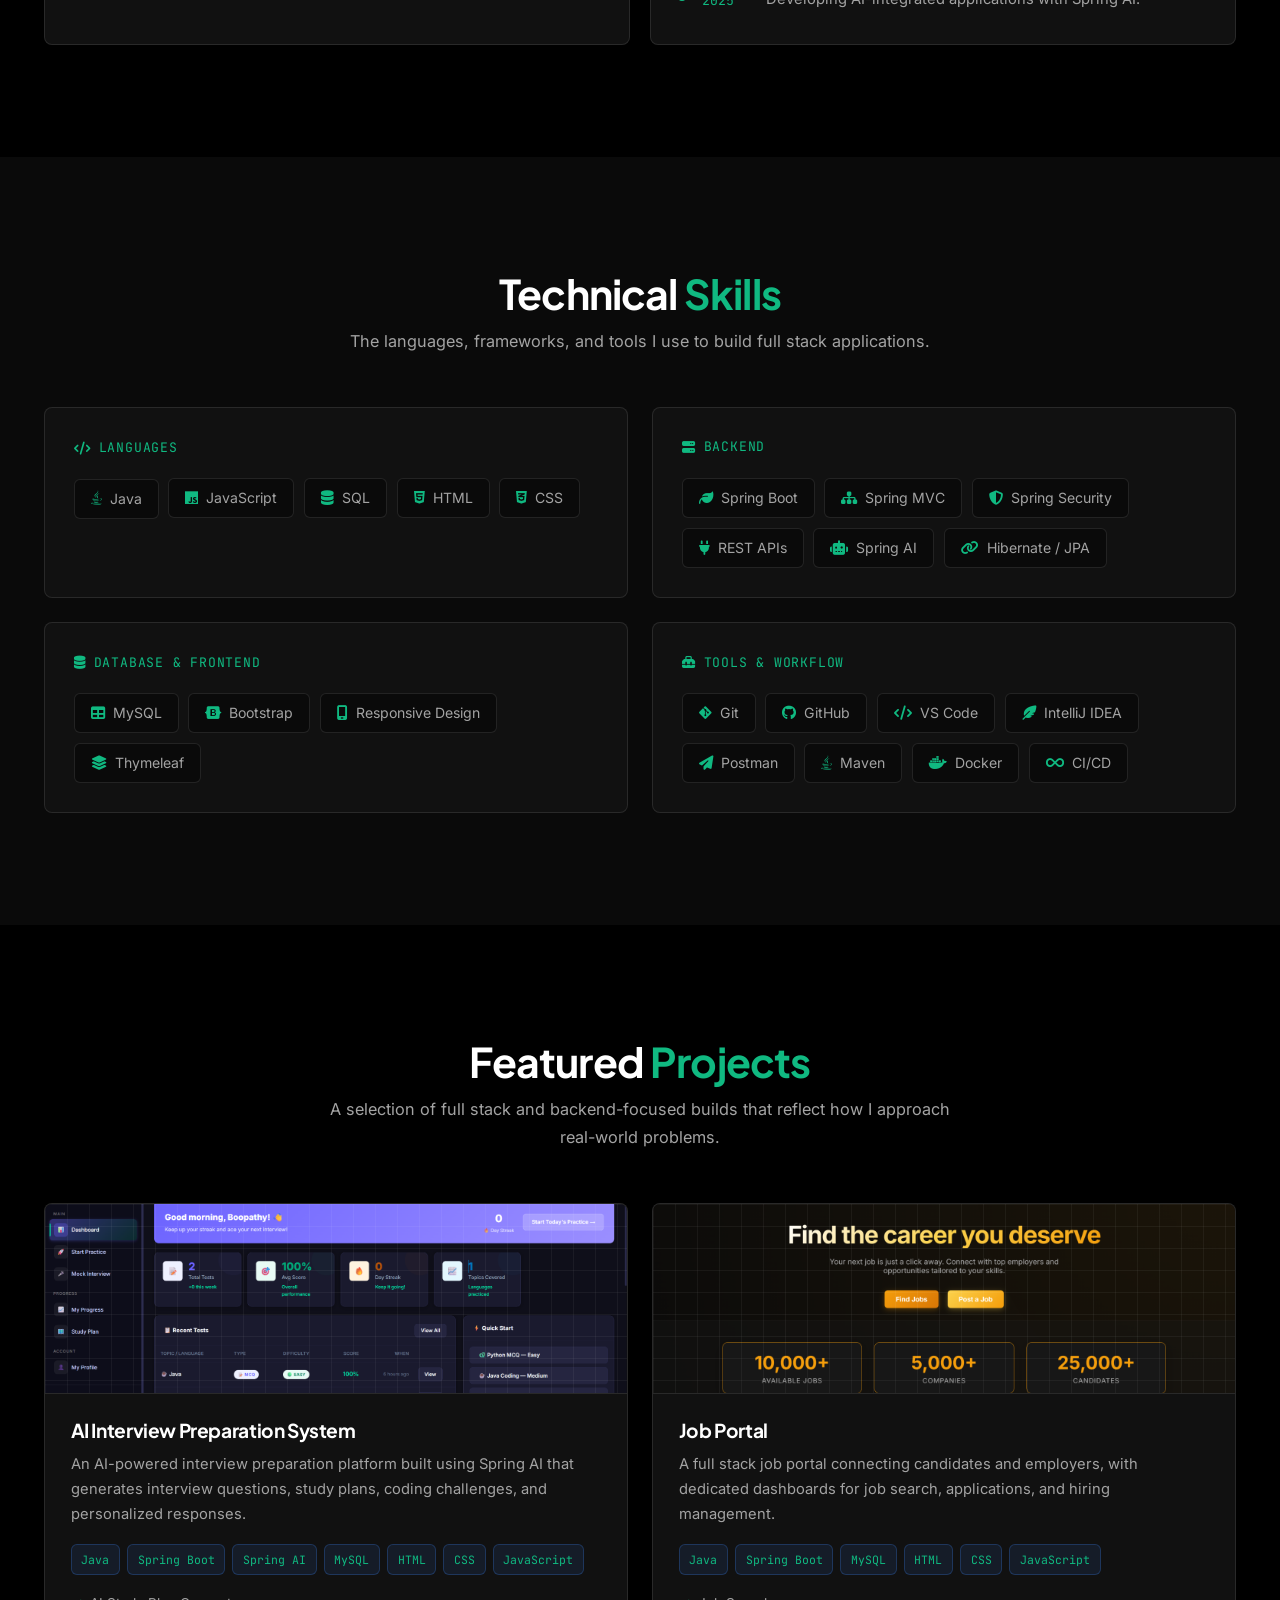
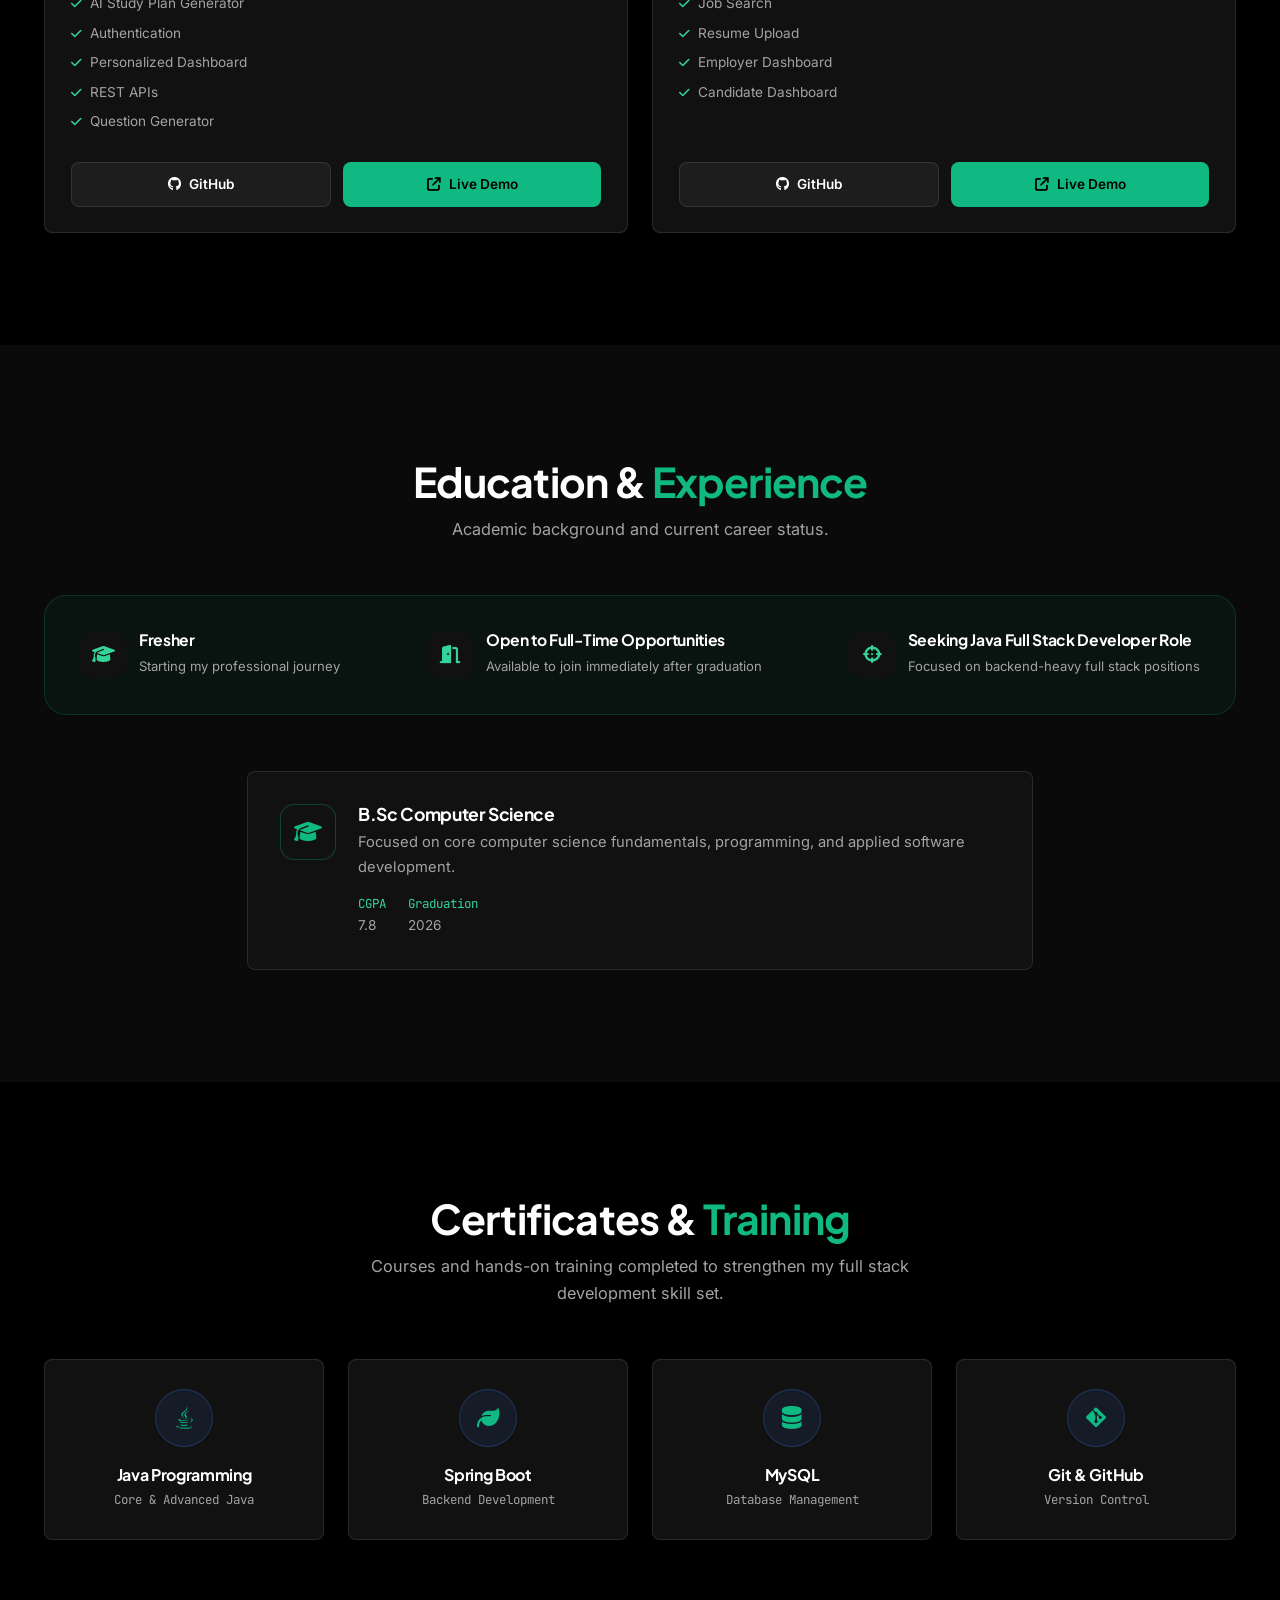
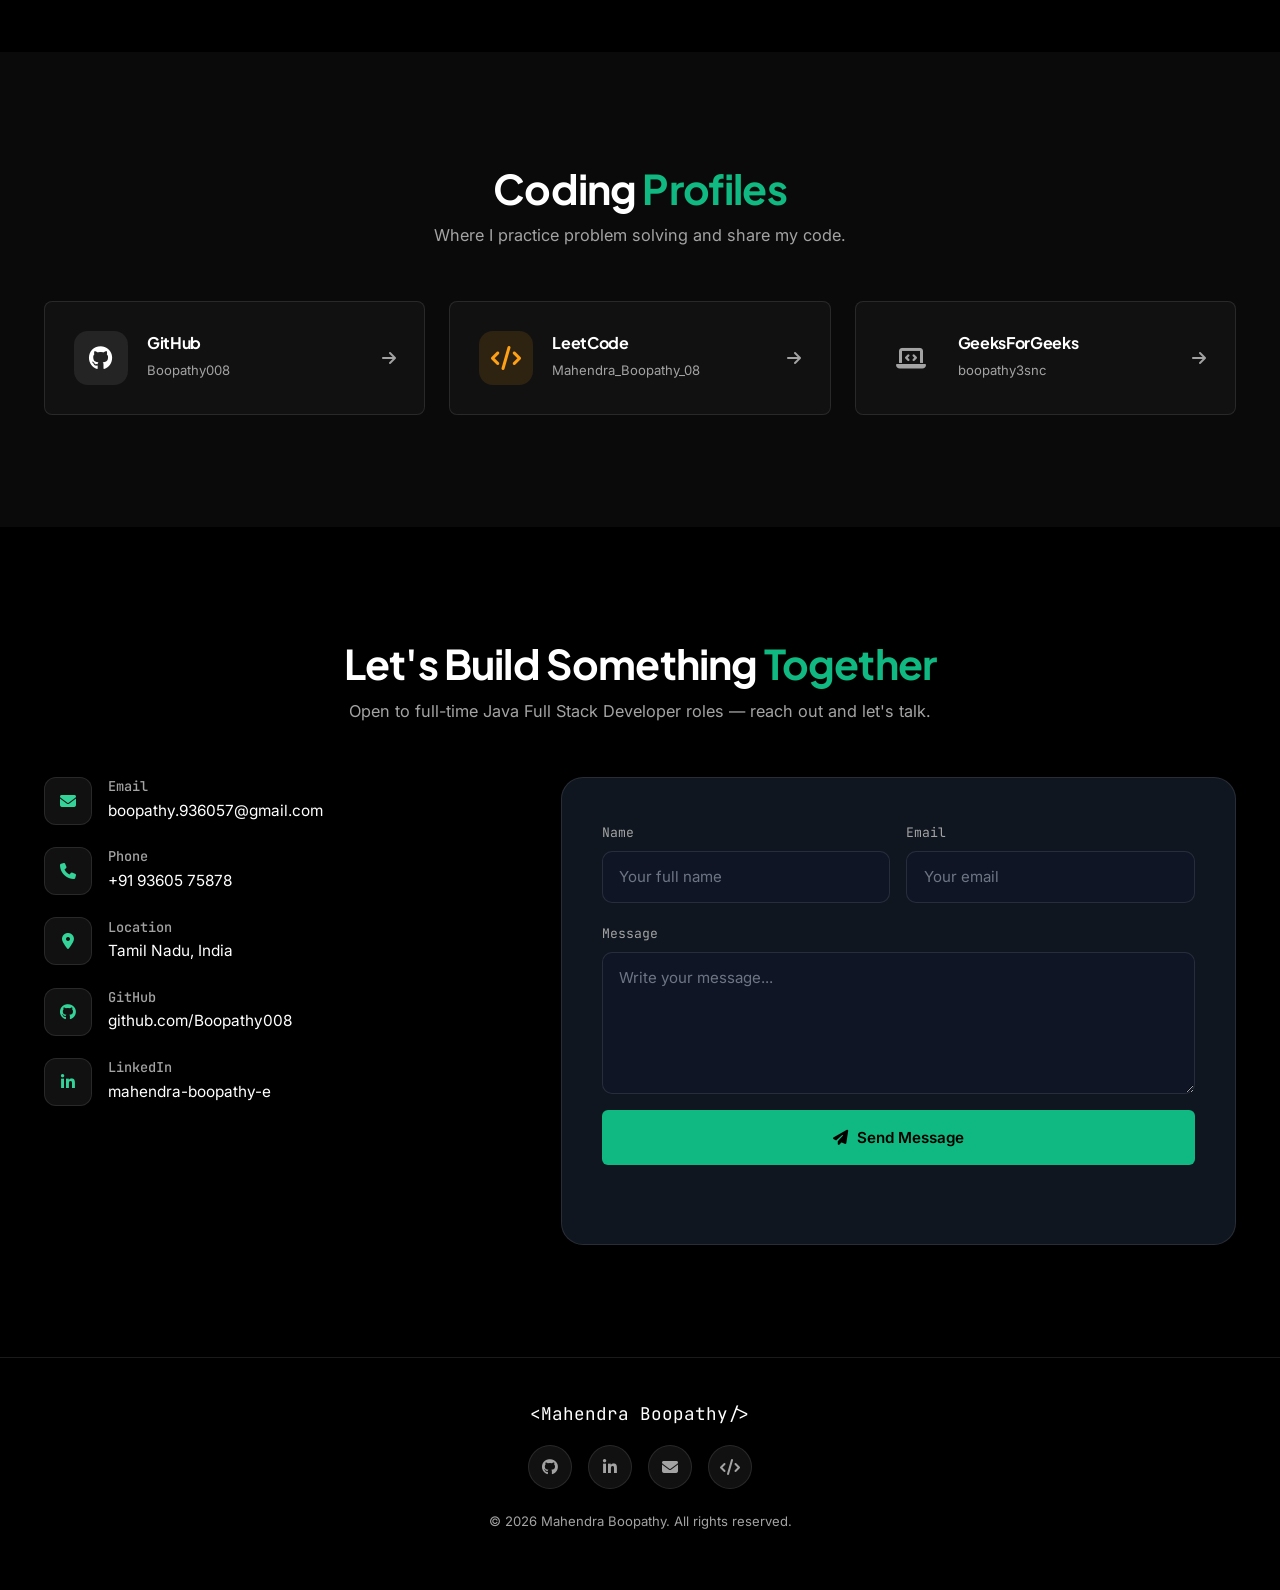
<file: Portfolio-main/index.html>
<!DOCTYPE html>
<html lang="en">
<head>
  <meta charset="UTF-8">
  <meta name="viewport" content="width=device-width, initial-scale=1.0">
  <title>Mahendra Boopathy | Java Full Stack Developer</title>
  <meta name="description" content="Mahendra Boopathy — Java Full Stack Developer specializing in Spring Boot, REST APIs, MySQL, and AI-powered backend applications. Open to full-time opportunities.">
  <meta name="keywords" content="Mahendra Boopathy, Java Full Stack Developer, Spring Boot Developer, Backend Developer, REST API, Spring AI, Portfolio">
  <meta name="author" content="Mahendra Boopathy">
  <meta property="og:title" content="Mahendra Boopathy | Java Full Stack Developer">
  <meta property="og:description" content="Java Full Stack Developer building scalable backend applications with Java, Spring Boot, MySQL, REST APIs and AI-powered technologies.">
  <meta property="og:type" content="website">
  <link rel="icon" type="image/svg+xml" href="data:image/svg+xml,<svg xmlns=%22http://www.w3.org/2000/svg%22 viewBox=%220 0 100 100%22><rect width=%22100%22 height=%22100%22 rx=%2220%22 fill=%22%230F172A%22/><text x=%2250%25%22 y=%2258%25%22 font-size=%2244%22 fill=%22%2306B6D4%22 text-anchor=%22middle%22 font-family=%22monospace%22>M</text></svg>">

  <!-- Google Fonts -->
  <link rel="preconnect" href="https://fonts.googleapis.com">
  <link rel="preconnect" href="https://fonts.gstatic.com" crossorigin>
  <link href="https://fonts.googleapis.com/css2?family=Plus+Jakarta+Sans:wght@400;600;700;800&family=Inter:wght@400;500;600;700&family=JetBrains+Mono:wght@400;500;600;700&display=swap" rel="stylesheet">

  <!-- Bootstrap 5 -->
  <link href="https://cdn.jsdelivr.net/npm/bootstrap@5.3.3/dist/css/bootstrap.min.css" rel="stylesheet">

  <!-- Font Awesome -->
  <link rel="stylesheet" href="https://cdnjs.cloudflare.com/ajax/libs/font-awesome/6.5.2/css/all.min.css">

  <!-- AOS -->
  <link rel="stylesheet" href="https://cdn.jsdelivr.net/npm/aos@2.3.4/dist/aos.css">

  <!-- Custom Stylesheets -->
  <link rel="stylesheet" href="css/style.css">
  <link rel="stylesheet" href="css/animation.css">
  <link rel="stylesheet" href="css/responsive.css">
</head>
<body>



  <!-- ===================== Scroll Progress ===================== -->
  <div id="scroll-progress"></div>

  <!-- ===================== Navbar ===================== -->
  <nav class="navbar navbar-expand-lg fixed-top" id="mainNavbar">
    <div class="container-xl">
      <a class="navbar-brand" href="#home">
        Mahendra Boopathy<span class="brand-dot">.</span>
      </a>
      <button class="navbar-toggler" type="button" data-bs-toggle="collapse" data-bs-target="#navbarContent" aria-controls="navbarContent" aria-expanded="false" aria-label="Toggle navigation">
        <i class="fa-solid fa-bars"></i>
      </button>
      <div class="collapse navbar-collapse justify-content-end" id="navbarContent">
        <ul class="navbar-nav align-items-lg-center gap-lg-1">
          <li class="nav-item"><a class="nav-link nav-link-custom active" href="#home">Home</a></li>
          <li class="nav-item"><a class="nav-link nav-link-custom" href="#about">About</a></li>
          <li class="nav-item"><a class="nav-link nav-link-custom" href="#skills">Skills</a></li>
          <li class="nav-item"><a class="nav-link nav-link-custom" href="#projects">Projects</a></li>
          <li class="nav-item"><a class="nav-link nav-link-custom" href="#education">Education</a></li>
          <li class="nav-item"><a class="nav-link nav-link-custom" href="#certificates">Certificates</a></li>
          <li class="nav-item"><a class="nav-link nav-link-custom" href="#coding-profiles">Coding Profiles</a></li>
          <li class="nav-item"><a class="nav-link nav-link-custom" href="#contact">Contact</a></li>
        </ul>
      </div>
    </div>
  </nav>

  <!-- ===================== Hero / Home ===================== -->
  <header class="hero" id="home">
    <div class="container-xl section-inner">
      <div class="row align-items-center gy-5">
        <div class="col-lg-6" data-aos="fade-right">
          <div class="hero-status mb-3">
            <span class="status-dot"></span> Open to Work
          </div>
          <p class="hero-eyebrow" style="font-family: var(--font-body); font-size:1rem; letter-spacing:1px; color:var(--primary); text-transform:uppercase; margin-bottom:1rem;">Java Full Stack Developer</p>
          <h1 class="hero-name" style="font-size:clamp(2.5rem, 5vw, 4rem); line-height:1.1; margin-bottom:1.5rem;">Mahendra <br><span class="text-gradient">Boopathy</span></h1>
          <p class="hero-intro" style="font-size:1.1rem; color:var(--text-secondary); max-width:90%;">
            Crafting scalable backends and modern web experiences. I specialize in Spring Boot, REST APIs, MySQL, and AI-powered technologies.
          </p>
          <div class="hero-actions" style="margin-top:2.5rem;">
            <a href="Mahendra_Boopathy_Resume.pdf" download class="btn-glow">
              <i class="fa-solid fa-download"></i> Download Resume
            </a>
            <a href="#projects" class="btn-outline-glow">
              View Projects
            </a>
          </div>
          <div class="hero-socials" style="margin-top:1rem;">
            <a href="https://github.com/Boopathy008" target="_blank" rel="noopener" class="social-pill" aria-label="GitHub"><i class="fa-brands fa-github"></i></a>
            <a href="https://www.linkedin.com/in/mahendra-boopathy-e/" target="_blank" rel="noopener" class="social-pill" aria-label="LinkedIn"><i class="fa-brands fa-linkedin-in"></i></a>
            <a href="mailto:boopathy.936057@gmail.com" class="social-pill" aria-label="Email"><i class="fa-solid fa-envelope"></i></a>
          </div>
        </div>
        <div class="col-lg-5 offset-lg-1" data-aos="fade-left" data-aos-delay="150">
          <div class="hero-image-modern">
             <img src="images/Boopathy.png" alt="Mahendra Boopathy">
             <div class="hero-image-backdrop"></div>
          </div>
        </div>
      </div>
    </div>
  </header>

  <!-- ===================== About ===================== -->
  <section class="section" id="about">
  <div class="container-xl section-inner">

    <div class="bento-grid">
      
      <!-- Bio Card -->
      <div class="bento-card bento-bio card-surface" data-aos="fade-up">
        <h2 class="section-title" style="margin-bottom:1rem;">About <span class="text-gradient">Me</span></h2>
        <p style="font-size:1.05rem; color:var(--text-secondary); line-height:1.8; margin:0;">
          I am a Java Full Stack Developer focused on building secure, scalable and user-friendly web applications. 
          My passion lies in bridging robust backend architecture with intuitive modern front-end technologies to create seamless digital experiences.
        </p>
      </div>

      <!-- Stats Card -->
      <div class="bento-card bento-stats card-surface" data-aos="fade-up" data-aos-delay="100">
        <div class="stat-block">
          <span class="stat-num text-gradient">4+</span>
          <span class="stat-label">Projects</span>
        </div>
        <div class="stat-block">
          <span class="stat-num text-gradient">7.8</span>
          <span class="stat-label">CGPA</span>
        </div>
        <div class="stat-block">
          <span class="stat-num text-gradient">2026</span>
          <span class="stat-label">Grad Year</span>
        </div>
      </div>

      <!-- Tech Stack Card -->
      <div class="bento-card bento-tags card-surface" data-aos="fade-up" data-aos-delay="200">
        <h4 style="font-size:1.1rem; margin-bottom:1.2rem; font-family:var(--font-mono);">Core Technologies</h4>
        <div class="about-tags-clean">
          <span>Java</span><span>Spring Boot</span><span>Spring MVC</span><span>REST APIs</span><span>MySQL</span><span>Hibernate</span><span>Spring Security</span><span>Spring AI</span><span>JavaScript</span><span>Docker</span><span>CI/CD</span>
        </div>
      </div>

      <!-- Timeline Card -->
      <div class="bento-card bento-timeline card-surface" data-aos="fade-up" data-aos-delay="300">
        <h4 style="font-size:1.1rem; margin-bottom:1.5rem; font-family:var(--font-mono);">My Journey</h4>
        <div class="timeline-clean">
          <div class="tl-item">
            <span class="tl-year">2022</span>
            <p>Started Computer Science journey & programming fundamentals.</p>
          </div>
          <div class="tl-item">
            <span class="tl-year">2023</span>
            <p>Mastered core Java, SQL, and built full stack fundamentals.</p>
          </div>
          <div class="tl-item">
            <span class="tl-year">2024</span>
            <p>Specialized in Spring Boot, REST APIs, and modern backend architecture.</p>
          </div>
          <div class="tl-item border-0 pb-0">
            <span class="tl-year">2025</span>
            <p>Developing AI-integrated applications with Spring AI.</p>
          </div>
        </div>
      </div>

    </div>

  </div>
</section>

  <!-- ===================== Skills ===================== -->
  <section class="section" id="skills" style="background: var(--bg-soft);">
    <div class="container-xl section-inner">
      <div class="text-center mx-auto mb-5" data-aos="fade-up" style="max-width:640px;">
        <h2 class="section-title">Technical <span class="text-gradient">Skills</span></h2>
        <p class="section-subtitle mx-auto">The languages, frameworks, and tools I use to build full stack applications.</p>
      </div>

      <div class="skills-clean-grid" data-aos="fade-up">

        <!-- Languages -->
        <div class="skill-category">
          <div class="skill-cat-label"><i class="fa-solid fa-code"></i> Languages</div>
          <div class="skill-pills">
            <span class="skill-pill"><i class="fa-brands fa-java"></i> Java</span>
            <span class="skill-pill"><i class="fa-brands fa-js"></i> JavaScript</span>
            <span class="skill-pill"><i class="fa-solid fa-database"></i> SQL</span>
            <span class="skill-pill"><i class="fa-brands fa-html5"></i> HTML</span>
            <span class="skill-pill"><i class="fa-brands fa-css3-alt"></i> CSS</span>
          </div>
        </div>

        <!-- Backend -->
        <div class="skill-category">
          <div class="skill-cat-label"><i class="fa-solid fa-server"></i> Backend</div>
          <div class="skill-pills">
            <span class="skill-pill"><i class="fa-solid fa-leaf"></i> Spring Boot</span>
            <span class="skill-pill"><i class="fa-solid fa-sitemap"></i> Spring MVC</span>
            <span class="skill-pill"><i class="fa-solid fa-shield-halved"></i> Spring Security</span>
            <span class="skill-pill"><i class="fa-solid fa-plug"></i> REST APIs</span>
            <span class="skill-pill"><i class="fa-solid fa-robot"></i> Spring AI</span>
            <span class="skill-pill"><i class="fa-solid fa-link"></i> Hibernate / JPA</span>
          </div>
        </div>

        <!-- Database & Frontend -->
        <div class="skill-category">
          <div class="skill-cat-label"><i class="fa-solid fa-database"></i> Database & Frontend</div>
          <div class="skill-pills">
            <span class="skill-pill"><i class="fa-solid fa-table"></i> MySQL</span>
            <span class="skill-pill"><i class="fa-brands fa-bootstrap"></i> Bootstrap</span>
            <span class="skill-pill"><i class="fa-solid fa-mobile-screen"></i> Responsive Design</span>
            <span class="skill-pill"><i class="fa-solid fa-layer-group"></i> Thymeleaf</span>
          </div>
        </div>

        <!-- Tools -->
        <div class="skill-category">
          <div class="skill-cat-label"><i class="fa-solid fa-toolbox"></i> Tools & Workflow</div>
          <div class="skill-pills">
            <span class="skill-pill"><i class="fa-brands fa-git-alt"></i> Git</span>
            <span class="skill-pill"><i class="fa-brands fa-github"></i> GitHub</span>
            <span class="skill-pill"><i class="fa-solid fa-code"></i> VS Code</span>
            <span class="skill-pill"><i class="fa-solid fa-feather-pointed"></i> IntelliJ IDEA</span>
            <span class="skill-pill"><i class="fa-solid fa-paper-plane"></i> Postman</span>
            <span class="skill-pill"><i class="fa-brands fa-java"></i> Maven</span>
            <span class="skill-pill"><i class="fa-brands fa-docker"></i> Docker</span>
            <span class="skill-pill"><i class="fa-solid fa-infinity"></i> CI/CD</span>
          </div>
        </div>

      </div>
    </div>
  </section>


  <!-- ===================== Projects ===================== -->
  <section class="section" id="projects">
    <div class="container-xl section-inner">
      <div class="text-center mx-auto" data-aos="fade-up" style="max-width:640px;">

        <h2 class="section-title">Featured <span class="text-gradient">Projects</span></h2>
        <p class="section-subtitle mx-auto">A selection of full stack and backend-focused
          builds that reflect how I approach real-world problems.</p>
      </div>

      <div class="row g-4">
        <!-- Project 1 -->
        <div class="col-md-6" data-aos="fade-up">
          <div class="card-surface project-card">
            <div class="project-banner">
              <img src="images/AI Interview Pre.png" alt="AI Interview Preparation System" class="project-image"></div>
            <div class="project-body">
              <h4>AI Interview Preparation System</h4>
              <p class="desc">An AI-powered interview preparation platform built using Spring AI
                that generates interview questions, study plans, coding challenges, and
                personalized responses.</p>
              <div class="project-stack">
                <span class="stack-chip">Java</span>
                <span class="stack-chip">Spring Boot</span>
                <span class="stack-chip">Spring AI</span>
                <span class="stack-chip">MySQL</span>
                <span class="stack-chip">HTML</span>
                <span class="stack-chip">CSS</span>
                <span class="stack-chip">JavaScript</span>
              </div>
              <ul class="project-features">
                <li><i class="fa-solid fa-check"></i> AI Study Plan Generator</li>
                <li><i class="fa-solid fa-check"></i> Authentication</li>
                <li><i class="fa-solid fa-check"></i> Personalized Dashboard</li>
                <li><i class="fa-solid fa-check"></i> REST APIs</li>
                <li><i class="fa-solid fa-check"></i> Question Generator</li>
              </ul>
              <div class="project-actions">
                <a href="https://github.com/Boopathy008/ai-interview-prep" class="pa-github"><i class="fa-brands fa-github"></i> GitHub</a>
                <a href="https://ai-interview-prep-38xp.onrender.com" class="pa-demo"><i class="fa-solid fa-arrow-up-right-from-square"></i> Live Demo</a>
              </div>
            </div>
          </div>
        </div>

        <div class="col-md-6" data-aos="fade-up">
          <div class="card-surface project-card">
            <div class="project-banner"><img src="images/Job Portal.png" alt="Job Portal" class="project-image"></div>
            <div class="project-body">
              <h4>Job Portal</h4>
              <p class="desc">A full stack job portal connecting candidates and employers, with
                dedicated dashboards for job search, applications, and hiring management.</p>
              <div class="project-stack">
                <span class="stack-chip">Java</span>
                <span class="stack-chip">Spring Boot</span>
                <span class="stack-chip">MySQL</span>
                <span class="stack-chip">HTML</span>
                <span class="stack-chip">CSS</span>
                <span class="stack-chip">JavaScript</span>
              </div>
              <ul class="project-features">
                <li><i class="fa-solid fa-check"></i> Job Search</li>
                <li><i class="fa-solid fa-check"></i> Resume Upload</li>
                <li><i class="fa-solid fa-check"></i> Employer Dashboard</li>
                <li><i class="fa-solid fa-check"></i> Candidate Dashboard</li>
              </ul>
              <div class="project-actions">
                <a href="https://github.com/Boopathy008/Online-Job-Portal" class="pa-github"><i class="fa-brands fa-github"></i> GitHub</a>
                <a href="https://online-job-portal-kappa-eight.vercel.app/" class="pa-demo"><i class="fa-solid fa-arrow-up-right-from-square"></i> Live Demo</a>
              </div>
            </div>
          </div>
        </div>

        <!-- Project 2 
        <div class="col-md-6" data-aos="fade-up" data-aos-delay="100">
          <div class="card-surface project-card">
            <div class="project-banner pb-2"><i class="fa-solid fa-building-user"></i></div>
            <div class="project-body">
              <h4>NexusHR</h4>
              <p class="desc">A Human Resource Management System built to streamline employee
                records, attendance, leave, and payroll processing for organizations.</p>
              <div class="project-stack">
                <span class="stack-chip">Spring Boot</span>
                <span class="stack-chip">MySQL</span>
                <span class="stack-chip">HTML</span>
                <span class="stack-chip">CSS</span>
                <span class="stack-chip">JavaScript</span>
              </div>
              <ul class="project-features">
                <li><i class="fa-solid fa-check"></i> Attendance Tracking</li>
                <li><i class="fa-solid fa-check"></i> Payroll Management</li>
                <li><i class="fa-solid fa-check"></i> Leave Management</li>
                <li><i class="fa-solid fa-check"></i> Employee Management</li>
                <li><i class="fa-solid fa-check"></i> Authentication</li>
              </ul>
              <div class="project-actions">
                <a href="https://github.com/Boopathy008/nexushr" class="pa-github"><i class="fa-brands fa-github"></i> GitHub</a>
                <a href="https://nexushr-flax.vercel.app/login" class="pa-demo"><i class="fa-solid fa-arrow-up-right-from-square"></i> Live Demo</a>
              </div>
            </div>
          </div>
        </div> -->

        <!-- Project 3 -->

        <!-- Project 4 
        <div class="col-md-6" data-aos="fade-up" data-aos-delay="100">
          <div class="card-surface project-card">
            <div class="project-banner pb-4"><i class="fa-solid fa-utensils"></i></div>
            <div class="project-body">
              <h4>Restaurant Website</h4>
              <p class="desc">A fully responsive restaurant website showcasing menus, ambience,
                and location details with a clean, modern interface.</p>
              <div class="project-stack">
                <span class="stack-chip">HTML</span>
                <span class="stack-chip">CSS</span>
                <span class="stack-chip">JavaScript</span>
              </div>
              <ul class="project-features">
                <li><i class="fa-solid fa-check"></i> Responsive Layout</li>
                <li><i class="fa-solid fa-check"></i> Menu Showcase</li>
                <li><i class="fa-solid fa-check"></i> Contact &amp; Location Section</li>
              </ul>
              <div class="project-actions">
                <a href="#" class="pa-github"><i class="fa-brands fa-github"></i> GitHub</a>
                <a href="#" class="pa-demo"><i class="fa-solid fa-arrow-up-right-from-square"></i> Live Demo</a>
              </div>
            </div>
          </div>
        </div> -->
      </div>
    </div>
  </section>

  <!-- ===================== Education (+ Experience) ===================== -->
  <section class="section" id="education" style="background: var(--bg-soft);">
    <div class="container-xl section-inner">
      <div class="text-center mx-auto" data-aos="fade-up" style="max-width:640px;">
        
        <h2 class="section-title">Education &amp; <span class="text-gradient">Experience</span></h2>
        <p class="section-subtitle mx-auto">Academic background and current career status.</p>
      </div>

      <div class="experience-banner" data-aos="fade-up">
        <div class="exp-item">
          <div class="exp-icon"><i class="fa-solid fa-graduation-cap"></i></div>
          <div>
            <h5>Fresher</h5>
            <span>Starting my professional journey</span>
          </div>
        </div>
        <div class="exp-item">
          <div class="exp-icon"><i class="fa-solid fa-door-open"></i></div>
          <div>
            <h5>Open to Full-Time Opportunities</h5>
            <span>Available to join immediately after graduation</span>
          </div>
        </div>
        <div class="exp-item">
          <div class="exp-icon"><i class="fa-solid fa-crosshairs"></i></div>
          <div>
            <h5>Seeking Java Full Stack Developer Role</h5>
            <span>Focused on backend-heavy full stack positions</span>
          </div>
        </div>
      </div>

      <div class="row">
        <div class="col-lg-8 mx-auto" data-aos="fade-up">
          <div class="card-surface edu-card">
            <div class="edu-icon"><i class="fa-solid fa-graduation-cap"></i></div>
            <div>
              <h4>B.Sc Computer Science</h4>
              <p class="mb-0" style="font-size:0.92rem;">Focused on core computer science
                fundamentals, programming, and applied software development.</p>
              <div class="edu-meta">
                <div><span>CGPA</span>7.8</div>
                <div><span>Graduation</span>2026</div>
              </div>
            </div>
          </div>
        </div>
      </div>
    </div>
  </section>

  <!-- ===================== Certificates ===================== -->
  <section class="section" id="certificates">
    <div class="container-xl section-inner">
      <div class="text-center mx-auto" data-aos="fade-up" style="max-width:640px;">
        
        <h2 class="section-title">Certificates &amp; <span class="text-gradient">Training</span></h2>
        <p class="section-subtitle mx-auto">Courses and hands-on training completed to
          strengthen my full stack development skill set.</p>
      </div>
      <div class="row g-3 g-md-4">
        <div class="col-6 col-lg-3" data-aos="fade-up">
          <div class="card-surface cert-card">
            <div class="cert-icon"><i class="fa-brands fa-java"></i></div>
            <h5>Java Programming</h5>
            <span>Core &amp; Advanced Java</span>
          </div>
        </div>
        <div class="col-6 col-lg-3" data-aos="fade-up" data-aos-delay="100">
          <div class="card-surface cert-card">
            <div class="cert-icon"><i class="fa-solid fa-leaf"></i></div>
            <h5>Spring Boot</h5>
            <span>Backend Development</span>
          </div>
        </div>
        <div class="col-6 col-lg-3" data-aos="fade-up" data-aos-delay="200">
          <div class="card-surface cert-card">
            <div class="cert-icon"><i class="fa-solid fa-database"></i></div>
            <h5>MySQL</h5>
            <span>Database Management</span>
          </div>
        </div>
        <div class="col-6 col-lg-3" data-aos="fade-up" data-aos-delay="300">
          <div class="card-surface cert-card">
            <div class="cert-icon"><i class="fa-brands fa-git-alt"></i></div>
            <h5>Git &amp; GitHub</h5>
            <span>Version Control</span>
          </div>
        </div>
      </div>
    </div>
  </section>

  <!-- ===================== Coding Profiles ===================== -->
  <section class="section" id="coding-profiles" style="background: var(--bg-soft);">
    <div class="container-xl section-inner">
      <div class="text-center mx-auto" data-aos="fade-up" style="max-width:640px;">
        
        <h2 class="section-title">Coding <span class="text-gradient">Profiles</span></h2>
        <p class="section-subtitle mx-auto">Where I practice problem solving and share my code.</p>
      </div>
      <div class="row g-4 justify-content-center">
        <div class="col-md-6 col-lg-4" data-aos="fade-up">
          <a href="https://github.com/Boopathy008" target="_blank" rel="noopener" class="card-surface profile-card">
            <div class="profile-icon gh"><i class="fa-brands fa-github"></i></div>
            <div class="profile-info">
              <h5>GitHub</h5>
              <span>Boopathy008</span>
            </div>
            <i class="fa-solid fa-arrow-right profile-arrow"></i>
          </a>
        </div>
        <div class="col-md-6 col-lg-4" data-aos="fade-up" data-aos-delay="100">
          <a href="https://leetcode.com/u/Mahendra_Boopathy_08/" target="_blank" rel="noopener" class="card-surface profile-card">
            <div class="profile-icon lc"><i class="fa-solid fa-code"></i></div>
            <div class="profile-info">
              <h5>LeetCode</h5>
              <span>Mahendra_Boopathy_08</span>
            </div>
            <i class="fa-solid fa-arrow-right profile-arrow"></i>
          </a>
        </div>
        <div class="col-md-6 col-lg-4" data-aos="fade-up" data-aos-delay="200">
          <a href="https://www.geeksforgeeks.org/profile/boopathy3snc" target="_blank" rel="noopener" class="card-surface profile-card">
            <div class="profile-icon gfg"><i class="fa-solid fa-laptop-code"></i></div>
            <div class="profile-info">
              <h5>GeeksForGeeks</h5>
              <span>boopathy3snc</span>
            </div>
            <i class="fa-solid fa-arrow-right profile-arrow"></i>
          </a>
        </div>
      </div>
    </div>
  </section>

  <!-- ===================== Contact ===================== -->
  <section class="section" id="contact">
    <div class="container-xl section-inner">
      <div class="text-center mx-auto" data-aos="fade-up" style="max-width:640px;">
        
        <h2 class="section-title">Let's Build Something <span class="text-gradient">Together</span></h2>
        <p class="section-subtitle mx-auto">Open to full-time Java Full Stack Developer roles —
          reach out and let's talk.</p>
      </div>
      <div class="row g-5">
        <div class="col-lg-5" data-aos="fade-right">
          <div class="contact-info-list">
            <div class="contact-info-item">
              <div class="contact-info-icon"><i class="fa-solid fa-envelope"></i></div>
              <div>
                <h6>Email</h6>
                <p><a href="mailto:boopathy.936057@gmail.com" style="color:inherit;">boopathy.936057@gmail.com</a></p>
              </div>
            </div>
            <div class="contact-info-item">
              <div class="contact-info-icon"><i class="fa-solid fa-phone"></i></div>
              <div>
                <h6>Phone</h6>
                <p><a href="tel:+919360575878" style="color:inherit;">+91 93605 75878</a></p>
              </div>
            </div>
            <div class="contact-info-item">
              <div class="contact-info-icon"><i class="fa-solid fa-location-dot"></i></div>
              <div>
                <h6>Location</h6>
                <p>Tamil Nadu, India</p>
              </div>
            </div>
            <div class="contact-info-item">
              <div class="contact-info-icon"><i class="fa-brands fa-github"></i></div>
              <div>
                <h6>GitHub</h6>
                <p><a href="https://github.com/Boopathy008" target="_blank" rel="noopener" style="color:inherit;">github.com/Boopathy008</a></p>
              </div>
            </div>
            <div class="contact-info-item">
              <div class="contact-info-icon"><i class="fa-brands fa-linkedin-in"></i></div>
              <div>
                <h6>LinkedIn</h6>
                <p><a href="https://www.linkedin.com/in/mahendra-boopathy-e/" target="_blank" rel="noopener" style="color:inherit;">mahendra-boopathy-e</a></p>
              </div>
            </div>
          </div>
        </div>
        <div class="col-lg-7" data-aos="fade-left">
          <form
  class="contact-card needs-validation"
  id="contactForm"
  action="https://api.web3forms.com/submit"
  method="POST"
  novalidate
>
  <!-- Web3Forms access key -->
  <input
    type="hidden"
    name="access_key"
    value="c35909b5-42aa-482e-958c-d69706fd1e5b"
  >

  <!-- Email subject shown in your inbox -->
  <input
    type="hidden"
    name="subject"
    value="New message from Mahendra Boopathy Portfolio"
  >

  <!-- Sender name shown in the email -->
  <input
    type="hidden"
    name="from_name"
    value="Mahendra Boopathy Portfolio"
  >

  <!-- Spam protection -->
  <input
    type="checkbox"
    name="botcheck"
    class="d-none"
    style="display: none;"
  >

  <div class="row g-3">

    <div class="col-md-6">
      <label class="form-label-custom" for="name">Name</label>

      <input
        type="text"
        class="form-control form-control-custom"
        id="name"
        name="name"
        placeholder="Your full name"
        required
      >

      <div class="invalid-feedback">
        Please enter your name.
      </div>
    </div>

    <div class="col-md-6">
      <label class="form-label-custom" for="email">Email</label>

      <input
        type="email"
        class="form-control form-control-custom"
        id="email"
        name="email"
        placeholder="Your email"
        required
      >

      <div class="invalid-feedback">
        Please enter a valid email.
      </div>
    </div>



    <div class="col-12">
      <label class="form-label-custom" for="message">Message</label>

      <textarea
        class="form-control form-control-custom"
        id="message"
        name="message"
        rows="5"
        placeholder="Write your message..."
        required
      ></textarea>

      <div class="invalid-feedback">
        Please enter a message.
      </div>
    </div>

    <div class="col-12">
      <button
        type="submit"
        class="btn-glow w-100 justify-content-center"
        id="submitButton"
      >
        <i class="fa-solid fa-paper-plane"></i>
        <span>Send Message</span>
      </button>

      <div id="form-status" role="status"></div>
    </div>

  </div>
</form>
        </div>
      </div>
    </div>
  </section>

  <!-- ===================== Footer ===================== -->
  <footer class="site-footer">
    <div class="container-xl">
      <div class="footer-brand">&lt;Mahendra Boopathy/&gt;</div>
      <div class="footer-socials">
        <a href="https://github.com/Boopathy008" target="_blank" rel="noopener" class="social-pill" aria-label="GitHub"><i class="fa-brands fa-github"></i></a>
        <a href="https://www.linkedin.com/in/mahendra-boopathy-e/" target="_blank" rel="noopener" class="social-pill" aria-label="LinkedIn"><i class="fa-brands fa-linkedin-in"></i></a>
        <a href="mailto:boopathy.936057@gmail.com" class="social-pill" aria-label="Email"><i class="fa-solid fa-envelope"></i></a>
        <a href="https://leetcode.com/u/Mahendra_Boopathy_08/" target="_blank" rel="noopener" class="social-pill" aria-label="LeetCode"><i class="fa-solid fa-code"></i></a>
      </div>
      <p class="footer-note">&copy; <span id="current-year"></span> Mahendra Boopathy. All rights reserved.</p>

    </div>
  </footer>

  <!-- ===================== Back to Top ===================== -->
  <button id="back-to-top" aria-label="Back to top">
    <i class="fa-solid fa-arrow-up"></i>
  </button>

  <!-- ===================== Scripts ===================== -->
  <script src="https://cdn.jsdelivr.net/npm/bootstrap@5.3.3/dist/js/bootstrap.bundle.min.js"></script>
  <script src="https://cdn.jsdelivr.net/npm/aos@2.3.4/dist/aos.js"></script>

  <script src="js/script.js"></script>
</body>
</html>
</file>
<file: css/style.css>
/* =============================================================
   MAHENDRA BOOPATHY — PORTFOLIO
   Core Stylesheet
   ============================================================= */

/* ---------- Design Tokens ---------- */
:root{
  --bg: #000000;
  --bg-soft: #0a0a0a;
  --card: #111111;
  --card-hover: #171717;
  --primary: #10b981;
  --accent: #34d399;
  --text: #FFFFFF;
  --text-secondary: #a3a3a3;
  --border: rgba(255, 255, 255, 0.1);
  --glow-primary: rgba(16, 185, 129, 0.35);
  --glow-accent: rgba(52, 211, 153, 0.35);

  --font-display: 'Plus Jakarta Sans', sans-serif;
  --font-body: 'Inter', sans-serif;
  --font-mono: 'JetBrains Mono', monospace;

  --radius-sm: 8px;
  --radius-md: 14px;
  --radius-lg: 22px;

  --transition: 0.35s cubic-bezier(0.22, 1, 0.36, 1);
  --section-pad: 7rem;
}

/* ---------- Reset ---------- */
*, *::before, *::after{ box-sizing: border-box; }
html{ scroll-behavior: smooth; }
body{
  background-color: var(--bg);
  color: var(--text-secondary);
  font-family: var(--font-body);
  line-height: 1.7;
  overflow-x: hidden;
}
h1, h2, h3, h4, h5, .display-font{
  font-family: var(--font-display);
  color: var(--text);
  font-weight: 700;
  letter-spacing: -0.02em;
}
.mono{ font-family: var(--font-mono); }
a{ text-decoration: none; color: inherit; }
ul{ list-style: none; padding: 0; margin: 0; }
img{ max-width: 100%; display: block; }
::selection{ background: var(--primary); color: #fff; }

:focus-visible{
  outline: 2px solid var(--accent);
  outline-offset: 3px;
  border-radius: 4px;
}

/* ---------- Scrollbar ---------- */
::-webkit-scrollbar{ width: 9px; }
::-webkit-scrollbar-track{ background: var(--bg); }
::-webkit-scrollbar-thumb{
  background: linear-gradient(var(--primary), var(--accent));
  border-radius: 10px;
}

/* ---------- Utility ---------- */
.section{ padding: var(--section-pad) 0; position: relative; }
.section-inner{ position: relative; z-index: 2; }
.container-xl{ max-width: 1240px; margin: 0 auto; padding: 0 1.5rem; }

.eyebrow{
  display: inline-flex;
  align-items: center;
  gap: 0.6rem;
  font-family: var(--font-mono);
  font-size: 0.82rem;
  color: var(--accent);
  background: rgba(6, 182, 212, 0.08);
  border: 1px solid rgba(6, 182, 212, 0.25);
  padding: 0.35rem 0.9rem;
  border-radius: 30px;
  margin-bottom: 1.1rem;
}
.eyebrow::before{ content: '</>'; opacity: 0.7; }

.section-title{
  font-size: clamp(1.9rem, 3.2vw, 2.6rem);
  margin-bottom: 0.6rem;
}
.section-subtitle{
  color: var(--text-secondary);
  max-width: 620px;
  margin-bottom: 3.2rem;
  font-size: 1.02rem;
}

.text-gradient{
  color: var(--primary);
}

.btn-glow, .btn-outline-glow{
  font-family: var(--font-body);
  font-weight: 600;
  font-size: 0.95rem;
  padding: 0.85rem 1.8rem;
  border-radius: 6px;
  transition: var(--transition);
  display: inline-flex;
  align-items: center;
  gap: 0.6rem;
  border: 1px solid transparent;
}
.btn-glow{
  background: var(--primary);
  color: #000;
}
.btn-glow:hover{
  transform: translateY(-2px);
  background: var(--accent);
  color: #000;
}
.btn-outline-glow{
  background: transparent;
  color: var(--text);
  border-color: var(--border);
}
.btn-outline-glow:hover{
  border-color: var(--primary);
  color: var(--primary);
  transform: translateY(-2px);
}

.divider-glow{
  height: 1px;
  width: 100%;
  background: linear-gradient(90deg, transparent, var(--border), transparent);
  border: none;
}



/* ---------- Scroll Progress Bar ---------- */
#scroll-progress{
  position: fixed;
  top: 0; left: 0;
  height: 3px;
  width: 0%;
  background: linear-gradient(90deg, var(--primary), var(--accent));
  z-index: 1100;
  transition: width 0.1s ease-out;
}

/* ---------- Navbar ---------- */
.navbar{
  padding: 1.1rem 0;
  transition: var(--transition);
  background: transparent;
}
.navbar.scrolled{
  background: rgba(15, 23, 42, 0.85);
  backdrop-filter: blur(14px);
  -webkit-backdrop-filter: blur(14px);
  border-bottom: 1px solid var(--border);
  padding: 0.7rem 0;
}
.navbar-brand{
  font-family: var(--font-mono);
  font-weight: 700;
  font-size: 1.15rem;
  color: var(--text) !important;
  display: flex;
  align-items: center;
  gap: 0.5rem;
}
.navbar-brand .brand-prompt{ color: var(--accent); }
.navbar-brand .brand-dot{ color: var(--primary); }

.nav-link-custom{
  font-family: var(--font-body);
  font-size: 0.92rem;
  font-weight: 500;
  color: var(--text-secondary) !important;
  margin: 0 0.15rem;
  padding: 0.5rem 0.9rem !important;
  border-radius: 8px;
  position: relative;
  transition: var(--transition);
}
.nav-link-custom:hover{ color: var(--text) !important; }
.nav-link-custom.active{
  color: var(--text) !important;
  background: rgba(59, 130, 246, 0.12);
}
.nav-link-custom.active::after{
  content: '';
  position: absolute;
  bottom: 4px; left: 50%;
  transform: translateX(-50%);
  width: 5px; height: 5px;
  border-radius: 50%;
  background: var(--accent);
}
.navbar-toggler{ border: none; box-shadow: none !important; }
.navbar-toggler i{ color: var(--text); font-size: 1.4rem; }

@media (max-width: 991.98px){
  .navbar-collapse{
    background: var(--card);
    margin-top: 1rem;
    border-radius: var(--radius-md);
    padding: 1rem;
    border: 1px solid var(--border);
  }
}

/* ---------- Hero ---------- */
.hero{
  min-height: 100vh;
  display: flex;
  align-items: center;
  position: relative;
  padding-top: 6rem;
  overflow: hidden;
}


.hero-eyebrow{
  font-family: var(--font-mono);
  color: var(--accent);
  font-size: 0.95rem;
  margin-bottom: 1rem;
}
.hero-name{
  font-size: clamp(2.4rem, 5.4vw, 4rem);
  line-height: 1.08;
  margin-bottom: 0.6rem;
}
.hero-status {
  display: inline-flex;
  align-items: center;
  gap: 8px;
  background: var(--card);
  border: 1px solid var(--border);
  padding: 6px 14px;
  border-radius: 20px;
  font-family: var(--font-mono);
  font-size: 0.8rem;
  color: var(--text);
  box-shadow: 0 4px 15px rgba(0,0,0,0.2);
}
.hero-status .status-dot {
  width: 8px;
  height: 8px;
  border-radius: 50%;
  background: #10b981;
  box-shadow: 0 0 0 3px rgba(16,185,129,0.2);
  animation: pulse-dot 2s infinite;
}
@keyframes pulse-dot {
  0% { box-shadow: 0 0 0 0 rgba(16,185,129,0.4); }
  70% { box-shadow: 0 0 0 6px rgba(16,185,129,0); }
  100% { box-shadow: 0 0 0 0 rgba(16,185,129,0); }
}

.hero-intro{
  max-width: 560px;
  font-size: 1.03rem;
  margin-bottom: 2.2rem;
}
.hero-actions{
  display: flex;
  flex-wrap: wrap;
  gap: 1rem;
  margin-bottom: 2.4rem;
}
.hero-socials{ display: flex; gap: 0.9rem; }
.social-pill{
  width: 44px; height: 44px;
  border-radius: 50%;
  background: var(--card);
  border: 1px solid var(--border);
  display: flex; align-items: center; justify-content: center;
  color: var(--text-secondary);
  transition: var(--transition);
}
.social-pill:hover{
  color: #fff;
  border-color: var(--accent);
  box-shadow: 0 0 22px -4px var(--glow-accent);
  transform: translateY(-4px);
}

.hero-image-modern {
  position: relative;
  width: 100%;
  max-width: 420px;
  margin: 0 auto;
}
.hero-image-modern img {
  width: 100%;
  height: auto;
  border-radius: 20px;
  position: relative;
  z-index: 2;
  border: 1px solid var(--border);
  box-shadow: 0 20px 40px rgba(0,0,0,0.5);
  background: var(--card);
}
.hero-image-backdrop {
  position: absolute;
  top: 6%;
  left: 6%;
  width: 100%;
  height: 100%;
  border-radius: 20px;
  background: var(--primary);
  opacity: 0.2;
  z-index: 1;
}

/* Signature: floating code terminal card */
.code-float-card{
  position: absolute;
  top: 6%;
  left: -8%;
  width: 250px;
  background: var(--card);
  border: 1px solid var(--border);
  border-radius: var(--radius-md);
  box-shadow: 0 20px 50px -20px rgba(0,0,0,0.7);
  overflow: hidden;
  animation: float-slow 8s ease-in-out infinite;
  z-index: 3;
}
.code-float-card .code-topbar{
  display: flex;
  gap: 0.35rem;
  padding: 0.6rem 0.7rem;
  background: var(--bg-soft);
  border-bottom: 1px solid var(--border);
}
.code-float-card .dot-btn{ width: 9px; height: 9px; border-radius: 50%; }
.dot-btn.red{ background: #ef4444; }
.dot-btn.yellow{ background: #f59e0b; }
.dot-btn.green{ background: #22c55e; }
.code-float-card pre{
  margin: 0;
  padding: 0.85rem 0.9rem;
  font-family: var(--font-mono);
  font-size: 0.68rem;
  line-height: 1.6;
  color: var(--text-secondary);
  white-space: pre-wrap;
}
.code-float-card .kw{ color: #f472b6; }
.code-float-card .cls{ color: var(--accent); }
.code-float-card .str{ color: #4ade80; }

@media (max-width: 991.98px){
  .code-float-card{ display: none; }
}

/* ---------- About ---------- */
.about-photo-col{ position: relative; }
.about-timeline{ position: relative; padding-left: 2.2rem; }
.about-timeline::before{
  content: '';
  position: absolute;
  left: 9px; top: 6px; bottom: 6px;
  width: 2px;
  background: linear-gradient(var(--primary), var(--accent));
}
.timeline-item{
  position: relative;
  padding-bottom: 2.1rem;
}
/* ---------- Bento Grid (About) ---------- */
.bento-grid {
  display: grid;
  grid-template-columns: 1fr 1fr;
  grid-template-rows: auto auto;
  gap: 1.2rem;
}
.bento-bio   { grid-column: 1 / 2; grid-row: 1 / 2; }
.bento-stats { grid-column: 2 / 3; grid-row: 1 / 2; }
.bento-tags  { grid-column: 1 / 2; grid-row: 2 / 3; }
.bento-timeline { grid-column: 2 / 3; grid-row: 2 / 3; }

.bento-card {
  padding: 2rem;
}

/* Stats card */
.bento-stats {
  display: flex;
  flex-direction: column;
  justify-content: center;
  align-items: center;
  gap: 1.5rem;
}
.stat-block {
  display: flex;
  flex-direction: column;
  align-items: center;
  text-align: center;
}
.stat-num {
  font-family: var(--font-display);
  font-size: 2.2rem;
  font-weight: 800;
  line-height: 1;
}
.stat-label {
  font-family: var(--font-mono);
  font-size: 0.72rem;
  color: var(--text-secondary);
  letter-spacing: 0.08em;
  text-transform: uppercase;
  margin-top: 0.3rem;
}

/* Tech tags */
.about-tags-clean {
  display: flex;
  flex-wrap: wrap;
  gap: 0.5rem;
}
.about-tags-clean span {
  font-family: var(--font-mono);
  font-size: 0.78rem;
  padding: 0.4rem 0.85rem;
  border-radius: 6px;
  background: rgba(16,185,129,0.07);
  border: 1px solid rgba(16,185,129,0.2);
  color: var(--primary);
  transition: var(--transition);
}
.about-tags-clean span:hover {
  background: rgba(16,185,129,0.15);
  border-color: var(--primary);
  color: var(--accent);
}

/* Clean Timeline */
.timeline-clean {
  display: flex;
  flex-direction: column;
  gap: 0;
}
.tl-item {
  display: flex;
  gap: 1.2rem;
  align-items: flex-start;
  padding-bottom: 1.4rem;
  border-left: 2px solid var(--border);
  padding-left: 1.2rem;
  position: relative;
}
.tl-item::before {
  content: '';
  position: absolute;
  left: -5px;
  top: 5px;
  width: 8px;
  height: 8px;
  border-radius: 50%;
  background: var(--primary);
}
.tl-item:last-child {
  border-left-color: transparent;
  padding-bottom: 0;
}
.tl-year {
  font-family: var(--font-mono);
  font-size: 0.82rem;
  color: var(--primary);
  white-space: nowrap;
  min-width: 2.8rem;
  padding-top: 2px;
}
.tl-item p {
  font-size: 0.92rem;
  margin: 0;
  color: var(--text-secondary);
  line-height: 1.6;
}

/* ---------- Cards (generic) ---------- */
.card-surface{
  background: var(--card);
  border: 1px solid var(--border);
  border-radius: 8px;
  transition: var(--transition);
}
.card-surface:hover{
  transform: translateY(-4px);
  border-color: rgba(16, 185, 129, 0.5);
  box-shadow: 0 10px 30px -10px rgba(0,0,0,0.8);
  background: var(--card-hover);
}

/* ---------- Skills ---------- */
.skills-clean-grid {
  display: grid;
  grid-template-columns: repeat(2, 1fr);
  gap: 1.5rem;
}
.skill-category {
  background: var(--card);
  border: 1px solid var(--border);
  border-radius: 8px;
  padding: 1.8rem;
  transition: var(--transition);
}
.skill-category:hover {
  border-color: rgba(16, 185, 129, 0.3);
}
.skill-cat-label {
  font-family: var(--font-mono);
  font-size: 0.82rem;
  color: var(--primary);
  display: flex;
  align-items: center;
  gap: 0.5rem;
  margin-bottom: 1.2rem;
  text-transform: uppercase;
  letter-spacing: 0.06em;
}
.skill-pills {
  display: flex;
  flex-wrap: wrap;
  gap: 0.6rem;
}
.skill-pill {
  display: inline-flex;
  align-items: center;
  gap: 0.5rem;
  font-size: 0.88rem;
  padding: 0.45rem 1rem;
  border-radius: 6px;
  background: var(--bg-soft);
  border: 1px solid var(--border);
  color: var(--text-secondary);
  transition: var(--transition);
}
.skill-pill i {
  color: var(--primary);
  font-size: 0.9rem;
}
.skill-pill:hover {
  border-color: var(--primary);
  color: var(--text);
  background: rgba(16, 185, 129, 0.06);
}

/* ---------- Projects ---------- */
.project-card{ overflow: hidden; height: 100%; display: flex; flex-direction: column; }
.project-banner{
  height: 190px;
  display: flex; align-items: center; justify-content: center;
  position: relative;
  overflow: hidden;
  border-bottom: 1px solid var(--border);
}
.project-banner::before{
  content: '';
  position: absolute; inset: 0;
  background-image:
    linear-gradient(var(--border) 1px, transparent 1px),
    linear-gradient(90deg, var(--border) 1px, transparent 1px);
  background-size: 22px 22px;
  opacity: 0.5;
}
.project-banner i{
  font-size: 3rem;
  color: var(--text);
  opacity: 0.9;
  z-index: 1;
  filter: drop-shadow(0 8px 18px rgba(0,0,0,0.4));
}
.pb-1{ background: #065f46; }
.pb-2{ background: #047857; }
.pb-3{ background: #059669; }
.pb-4{ background: #10b981; }

.project-body{ padding: 1.6rem; flex: 1; display: flex; flex-direction: column; }
.project-body h4{ font-size: 1.2rem; margin-bottom: 0.6rem; }
.project-body p.desc{ font-size: 0.92rem; margin-bottom: 1.1rem; }
.project-stack{ display: flex; flex-wrap: wrap; gap: 0.45rem; margin-bottom: 1.1rem; }
.stack-chip{
  font-family: var(--font-mono);
  font-size: 0.72rem;
  padding: 0.28rem 0.6rem;
  border-radius: 6px;
  background: rgba(59,130,246,0.1);
  color: var(--primary);
  border: 1px solid rgba(59,130,246,0.25);
}
.project-features{ margin-bottom: 1.4rem; }
.project-features li{
  font-size: 0.85rem;
  display: flex; align-items: center; gap: 0.5rem;
  margin-bottom: 0.4rem;
}
.project-features li i{ color: var(--accent); font-size: 0.75rem; }
.project-actions{ margin-top: auto; display: flex; gap: 0.8rem; }
.project-actions a{
  font-size: 0.85rem;
  font-weight: 600;
  padding: 0.6rem 1rem;
  border-radius: 8px;
  display: flex; align-items: center; gap: 0.5rem;
  flex: 1;
  justify-content: center;
}
.pa-github{ background: rgba(255,255,255,0.05); color: var(--text); border: 1px solid var(--border); }
.pa-github:hover{ border-color: var(--accent); color: var(--accent); }
.pa-demo{ background: var(--primary); color: #000; }
.pa-demo:hover{ background: var(--accent); color:#000; transform: translateY(-2px); }

/* ---------- Experience banner ---------- */
.experience-banner{
  padding: 2.2rem;
  border-radius: var(--radius-lg);
  background: rgba(16, 185, 129, 0.05);
  border: 1px solid rgba(16, 185, 129, 0.2);
  margin-bottom: 3.5rem;
  display: flex;
  flex-wrap: wrap;
  gap: 1.6rem;
  align-items: center;
  justify-content: space-between;
}
.experience-banner .exp-item{ display: flex; align-items: center; gap: 0.8rem; }
.experience-banner .exp-icon{
  width: 46px; height: 46px;
  border-radius: 12px;
  background: var(--card);
  display: flex; align-items: center; justify-content: center;
  color: var(--accent);
  font-size: 1.15rem;
  flex-shrink: 0;
}
.experience-banner h5{ font-size: 0.98rem; margin-bottom: 0.1rem; }
.experience-banner span{ font-size: 0.82rem; color: var(--text-secondary); }

/* ---------- Education ---------- */
.edu-card{
  padding: 2rem;
  display: flex;
  gap: 1.4rem;
}
.edu-icon{
  width: 56px; height: 56px;
  border-radius: 14px;
  background: var(--card);
  border: 1px solid rgba(16, 185, 129, 0.3);
  display: flex; align-items: center; justify-content: center;
  color: var(--primary); font-size: 1.4rem;
  flex-shrink: 0;
}
.edu-card h4{ font-size: 1.1rem; margin-bottom: 0.3rem; }
.edu-meta{ display: flex; gap: 1.4rem; flex-wrap: wrap; margin-top: 0.8rem; }
.edu-meta div{ font-size: 0.85rem; }
.edu-meta span{ display: block; color: var(--accent); font-family: var(--font-mono); font-size: 0.78rem; }

/* ---------- Certificates ---------- */
.cert-card{ padding: 1.8rem; text-align: center; height: 100%; display: flex; flex-direction: column; justify-content: center; align-items: center; }
.cert-icon{
  width: 58px; height: 58px;
  margin: 0 auto 1.1rem;
  border-radius: 50%;
  background: rgba(59,130,246,0.1);
  border: 1px solid rgba(59,130,246,0.25);
  display: flex; align-items: center; justify-content: center;
  color: var(--primary);
  font-size: 1.4rem;
}
.cert-card h5{ font-size: 1rem; margin-bottom: 0.3rem; }
.cert-card span{ font-size: 0.78rem; font-family: var(--font-mono); color: var(--text-secondary); }

/* ---------- Coding Profiles ---------- */
.profile-card{
  padding: 1.8rem;
  display: flex;
  align-items: center;
  gap: 1.2rem;
}
.profile-icon{
  width: 54px; height: 54px;
  border-radius: 14px;
  display: flex; align-items: center; justify-content: center;
  font-size: 1.5rem;
  flex-shrink: 0;
}
.profile-icon.gh{ background: rgba(255,255,255,0.08); color: #fff; }
.profile-icon.lc{ background: rgba(255,161,22,0.12); color: #ffa116; }
.profile-icon.hr{ background: rgba(0,174,74,0.12); color: #00ae4a; }
.profile-icon.cc{ background: rgba(139,92,246,0.12); color: #8b5cf6; }
.profile-info h5{ font-size: 1rem; margin-bottom: 0.2rem; }
.profile-info span{ font-size: 0.82rem; }
.profile-arrow{ margin-left: auto; color: var(--text-secondary); transition: var(--transition); }
.profile-card:hover .profile-arrow{ color: var(--accent); transform: translateX(4px); }

/* ---------- Contact ---------- */
.contact-card{
  background: rgba(30, 41, 59, 0.55);
  backdrop-filter: blur(18px);
  -webkit-backdrop-filter: blur(18px);
  border: 1px solid var(--border);
  border-radius: var(--radius-lg);
  padding: 2.5rem;
}
.form-control-custom{
  background: rgba(15,23,42,0.55) !important;
  border: 1px solid var(--border) !important;
  color: var(--text) !important;
  border-radius: 10px !important;
  padding: 0.85rem 1.05rem !important;
  font-size: 0.94rem;
}
.form-control-custom:focus{
  border-color: var(--accent) !important;
  box-shadow: 0 0 0 4px rgba(6,182,212,0.12) !important;
}
.form-control-custom::placeholder{ color: rgba(203,213,225,0.5); }
.form-label-custom{
  font-size: 0.82rem;
  font-family: var(--font-mono);
  color: var(--text-secondary);
  margin-bottom: 0.45rem;
}
.contact-info-list{ display: flex; flex-direction: column; gap: 1.4rem; }
.contact-info-item{ display: flex; align-items: center; gap: 1rem; }
.contact-info-icon{
  width: 48px; height: 48px;
  border-radius: 12px;
  background: var(--card);
  border: 1px solid var(--border);
  display: flex; align-items: center; justify-content: center;
  color: var(--accent);
  flex-shrink: 0;
}
.contact-info-item h6{ font-size: 0.85rem; color: var(--text-secondary); margin-bottom: 0.2rem; font-family: var(--font-mono); }
.contact-info-item p{ font-size: 0.96rem; color: var(--text); margin: 0; }
#form-status{ font-size: 0.88rem; margin-top: 1rem; min-height: 1.4rem; }
#form-status.success{ color: #22c55e; }

/* ---------- Footer ---------- */
.site-footer{
  padding: 2.6rem 0;
  border-top: 1px solid var(--border);
  text-align: center;
}
.footer-brand{
  font-family: var(--font-mono);
  color: var(--text);
  font-size: 1.1rem;
  margin-bottom: 1rem;
}
.footer-socials{ display: flex; justify-content: center; gap: 1rem; margin-bottom: 1.3rem; }
.footer-note{ font-size: 0.82rem; color: var(--text-secondary); }
.footer-note .fa-heart{ color: #ef4444; }

/* ---------- Back to Top ---------- */
#back-to-top{
  position: fixed;
  bottom: 26px; right: 26px;
  width: 48px; height: 48px;
  border-radius: 50%;
  background: linear-gradient(135deg, var(--primary), var(--accent));
  color: #fff;
  display: flex; align-items: center; justify-content: center;
  box-shadow: 0 12px 26px -8px var(--glow-primary);
  opacity: 0;
  visibility: hidden;
  transform: translateY(12px);
  transition: var(--transition);
  z-index: 900;
  border: none;
}
#back-to-top.show{ opacity: 1; visibility: visible; transform: translateY(0); }
#back-to-top:hover{ transform: translateY(-4px); }
</file>
<file: css/animation.css>
/* =============================================================
   ANIMATION LAYER
   ============================================================= */

/* Floating ambient icons inside sections */
.float-icon{
  position: absolute;
  color: var(--border);
  font-size: 1.4rem;
  animation: drift 9s ease-in-out infinite;
  z-index: 0;
  pointer-events: none;
}
@keyframes drift{
  0%, 100%{ transform: translateY(0) rotate(0deg); }
  50%{ transform: translateY(-22px) rotate(8deg); }
}

/* Glow pulse used on primary CTA in hero */
@keyframes glow-pulse{
  0%, 100%{ box-shadow: 0 8px 24px -8px var(--glow-primary); }
  50%{ box-shadow: 0 8px 34px -4px var(--glow-accent); }
}
.hero-actions .btn-glow{ animation: glow-pulse 3.4s ease-in-out infinite; }

/* Typing cursor blink (used as fallback / augment to Typed.js) */
.typed-cursor{
  animation: blink-cursor 1s infinite;
  font-weight: 300;
}
@keyframes blink-cursor{ 50%{ opacity: 0; } }

/* Card entrance handled by AOS; this adds a subtle shine sweep on hover */
.card-surface{ position: relative; overflow: hidden; }
.card-surface::after{
  content: '';
  position: absolute;
  top: 0; left: -60%;
  width: 40%; height: 100%;
  background: linear-gradient(120deg, transparent, rgba(255,255,255,0.06), transparent);
  transform: skewX(-20deg);
  transition: left 0.9s ease;
  pointer-events: none;
}
.card-surface:hover::after{ left: 130%; }

/* Skill icon subtle bounce on hover */
.tool-chip:hover i{
  animation: bounce-sm 0.6s ease;
}
@keyframes bounce-sm{
  0%, 100%{ transform: translateY(0); }
  40%{ transform: translateY(-6px); }
}

/* Avatar badge pulse dot already handled inline via box-shadow; add keyframe pulse */
@keyframes pulse-dot{
  0%{ box-shadow: 0 0 0 0 rgba(34,197,94,0.4); }
  70%{ box-shadow: 0 0 0 8px rgba(34,197,94,0); }
  100%{ box-shadow: 0 0 0 0 rgba(34,197,94,0); }
}
.avatar-badge .dot{ animation: pulse-dot 2s infinite; }

/* Parallax layers in hero (moved via JS transform on scroll) */
.parallax-layer{ will-change: transform; }

/* Reduced motion respect */
@media (prefers-reduced-motion: reduce){
  *, *::before, *::after{
    animation-duration: 0.001ms !important;
    animation-iteration-count: 1 !important;
    transition-duration: 0.001ms !important;
    scroll-behavior: auto !important;
  }
}

/* Loading dots for preloader (alternative accent) */
.loader-console .dots span{
  animation: dot-fade 1.4s infinite;
  opacity: 0.2;
}
.loader-console .dots span:nth-child(2){ animation-delay: 0.2s; }
.loader-console .dots span:nth-child(3){ animation-delay: 0.4s; }
@keyframes dot-fade{
  0%, 100%{ opacity: 0.2; }
  50%{ opacity: 1; }
}
</file>
<file: css/responsive.css>
/* =============================================================
   RESPONSIVE LAYER
   ============================================================= */

@media (max-width: 1199.98px){
  :root{ --section-pad: 6rem; }
  .code-float-card{ left: -4%; width: 220px; }
}

@media (max-width: 991.98px){
  :root{ --section-pad: 5rem; }
  .hero{ text-align: center; padding-top: 8rem; }
  .hero-socials{ justify-content: center; }
  .hero-actions{ justify-content: center; }
  .hero-intro{ margin-left: auto; margin-right: auto; }
  .about-photo-col{ margin-bottom: 3rem; }
  .experience-banner{ justify-content: center; text-align: left; }
}

@media (max-width: 767.98px){
  .section{ padding: var(--section-pad) 0; }
  .section-subtitle{ margin-bottom: 2.2rem; }
  .bento-grid{ grid-template-columns: 1fr; }
  .bento-bio, .bento-stats, .bento-tags, .bento-timeline { grid-column: 1; grid-row: auto; }
  .skills-clean-grid{ grid-template-columns: 1fr; }
  .edu-card{ flex-direction: column; text-align: center; }
  .edu-icon{ margin: 0 auto; }
  .edu-meta{ justify-content: center; }
  .profile-card{ flex-wrap: wrap; text-align: center; justify-content: center; }
  .profile-arrow{ display: none; }
  .contact-card{ padding: 1.6rem; }
  .experience-banner{ padding: 1.6rem; flex-direction: column; align-items: flex-start; gap: 1.2rem; }
  .cert-card{ padding: 1.2rem 0.8rem; }
  .avatar-initials{ font-size: 3.2rem; }
}

@media (max-width: 575.98px){
  .hero-name{ font-size: 2.1rem; }
  .hero-actions{ flex-direction: column; width: 100%; }
  .hero-actions .btn-glow, .hero-actions .btn-outline-glow{ width: 100%; justify-content: center; }
  .tools-grid{ grid-template-columns: repeat(2, 1fr); }
  #back-to-top{ width: 42px; height: 42px; bottom: 18px; right: 18px; }
  .project-actions{ flex-direction: column; }
}
</file>
<file: Portfolio-main/css/style.css>
/* =============================================================
   MAHENDRA BOOPATHY — PORTFOLIO
   Core Stylesheet
   ============================================================= */

/* ---------- Design Tokens ---------- */
:root{
  --bg: #000000;
  --bg-soft: #0a0a0a;
  --card: #111111;
  --card-hover: #171717;
  --primary: #10b981;
  --accent: #34d399;
  --text: #FFFFFF;
  --text-secondary: #a3a3a3;
  --border: rgba(255, 255, 255, 0.1);
  --glow-primary: rgba(16, 185, 129, 0.35);
  --glow-accent: rgba(52, 211, 153, 0.35);

  --font-display: 'Plus Jakarta Sans', sans-serif;
  --font-body: 'Inter', sans-serif;
  --font-mono: 'JetBrains Mono', monospace;

  --radius-sm: 8px;
  --radius-md: 14px;
  --radius-lg: 22px;

  --transition: 0.35s cubic-bezier(0.22, 1, 0.36, 1);
  --section-pad: 7rem;
}

/* ---------- Reset ---------- */
*, *::before, *::after{ box-sizing: border-box; }
html{ scroll-behavior: smooth; }
body{
  background-color: var(--bg);
  color: var(--text-secondary);
  font-family: var(--font-body);
  line-height: 1.7;
  overflow-x: hidden;
}
h1, h2, h3, h4, h5, .display-font{
  font-family: var(--font-display);
  color: var(--text);
  font-weight: 700;
  letter-spacing: -0.02em;
}
.mono{ font-family: var(--font-mono); }
a{ text-decoration: none; color: inherit; }
ul{ list-style: none; padding: 0; margin: 0; }
img{ max-width: 100%; display: block; }
::selection{ background: var(--primary); color: #fff; }

:focus-visible{
  outline: 2px solid var(--accent);
  outline-offset: 3px;
  border-radius: 4px;
}

/* ---------- Scrollbar ---------- */
::-webkit-scrollbar{ width: 9px; }
::-webkit-scrollbar-track{ background: var(--bg); }
::-webkit-scrollbar-thumb{
  background: linear-gradient(var(--primary), var(--accent));
  border-radius: 10px;
}

/* ---------- Utility ---------- */
.section{ padding: var(--section-pad) 0; position: relative; }
.section-inner{ position: relative; z-index: 2; }
.container-xl{ max-width: 1240px; margin: 0 auto; padding: 0 1.5rem; }

.eyebrow{
  display: inline-flex;
  align-items: center;
  gap: 0.6rem;
  font-family: var(--font-mono);
  font-size: 0.82rem;
  color: var(--accent);
  background: rgba(6, 182, 212, 0.08);
  border: 1px solid rgba(6, 182, 212, 0.25);
  padding: 0.35rem 0.9rem;
  border-radius: 30px;
  margin-bottom: 1.1rem;
}
.eyebrow::before{ content: '</>'; opacity: 0.7; }

.section-title{
  font-size: clamp(1.9rem, 3.2vw, 2.6rem);
  margin-bottom: 0.6rem;
}
.section-subtitle{
  color: var(--text-secondary);
  max-width: 620px;
  margin-bottom: 3.2rem;
  font-size: 1.02rem;
}

.text-gradient{
  color: var(--primary);
}

.btn-glow, .btn-outline-glow{
  font-family: var(--font-body);
  font-weight: 600;
  font-size: 0.95rem;
  padding: 0.85rem 1.8rem;
  border-radius: 6px;
  transition: var(--transition);
  display: inline-flex;
  align-items: center;
  gap: 0.6rem;
  border: 1px solid transparent;
}
.btn-glow{
  background: var(--primary);
  color: #000;
}
.btn-glow:hover{
  transform: translateY(-2px);
  background: var(--accent);
  color: #000;
}
.btn-outline-glow{
  background: transparent;
  color: var(--text);
  border-color: var(--border);
}
.btn-outline-glow:hover{
  border-color: var(--primary);
  color: var(--primary);
  transform: translateY(-2px);
}

.divider-glow{
  height: 1px;
  width: 100%;
  background: linear-gradient(90deg, transparent, var(--border), transparent);
  border: none;
}



/* ---------- Scroll Progress Bar ---------- */
#scroll-progress{
  position: fixed;
  top: 0; left: 0;
  height: 3px;
  width: 0%;
  background: linear-gradient(90deg, var(--primary), var(--accent));
  z-index: 1100;
  transition: width 0.1s ease-out;
}

/* ---------- Navbar ---------- */
.navbar{
  padding: 1.1rem 0;
  transition: var(--transition);
  background: transparent;
}
.navbar.scrolled{
  background: rgba(15, 23, 42, 0.85);
  backdrop-filter: blur(14px);
  -webkit-backdrop-filter: blur(14px);
  border-bottom: 1px solid var(--border);
  padding: 0.7rem 0;
}
.navbar-brand{
  font-family: var(--font-mono);
  font-weight: 700;
  font-size: 1.15rem;
  color: var(--text) !important;
  display: flex;
  align-items: center;
  gap: 0.5rem;
}
.navbar-brand .brand-prompt{ color: var(--accent); }
.navbar-brand .brand-dot{ color: var(--primary); }

.nav-link-custom{
  font-family: var(--font-body);
  font-size: 0.92rem;
  font-weight: 500;
  color: var(--text-secondary) !important;
  margin: 0 0.15rem;
  padding: 0.5rem 0.9rem !important;
  border-radius: 8px;
  position: relative;
  transition: var(--transition);
}
.nav-link-custom:hover{ color: var(--text) !important; }
.nav-link-custom.active{
  color: var(--text) !important;
  background: rgba(59, 130, 246, 0.12);
}
.nav-link-custom.active::after{
  content: '';
  position: absolute;
  bottom: 4px; left: 50%;
  transform: translateX(-50%);
  width: 5px; height: 5px;
  border-radius: 50%;
  background: var(--accent);
}
.navbar-toggler{ border: none; box-shadow: none !important; }
.navbar-toggler i{ color: var(--text); font-size: 1.4rem; }

@media (max-width: 991.98px){
  .navbar-collapse{
    background: var(--card);
    margin-top: 1rem;
    border-radius: var(--radius-md);
    padding: 1rem;
    border: 1px solid var(--border);
  }
}

/* ---------- Hero ---------- */
.hero{
  min-height: 100vh;
  display: flex;
  align-items: center;
  position: relative;
  padding-top: 6rem;
  overflow: hidden;
}


.hero-eyebrow{
  font-family: var(--font-mono);
  color: var(--accent);
  font-size: 0.95rem;
  margin-bottom: 1rem;
}
.hero-name{
  font-size: clamp(2.4rem, 5.4vw, 4rem);
  line-height: 1.08;
  margin-bottom: 0.6rem;
}
.hero-status {
  display: inline-flex;
  align-items: center;
  gap: 8px;
  background: var(--card);
  border: 1px solid var(--border);
  padding: 6px 14px;
  border-radius: 20px;
  font-family: var(--font-mono);
  font-size: 0.8rem;
  color: var(--text);
  box-shadow: 0 4px 15px rgba(0,0,0,0.2);
}
.hero-status .status-dot {
  width: 8px;
  height: 8px;
  border-radius: 50%;
  background: #10b981;
  box-shadow: 0 0 0 3px rgba(16,185,129,0.2);
  animation: pulse-dot 2s infinite;
}
@keyframes pulse-dot {
  0% { box-shadow: 0 0 0 0 rgba(16,185,129,0.4); }
  70% { box-shadow: 0 0 0 6px rgba(16,185,129,0); }
  100% { box-shadow: 0 0 0 0 rgba(16,185,129,0); }
}

.hero-intro{
  max-width: 560px;
  font-size: 1.03rem;
  margin-bottom: 2.2rem;
}
.hero-actions{
  display: flex;
  flex-wrap: wrap;
  gap: 1rem;
  margin-bottom: 2.4rem;
}
.hero-socials{ display: flex; gap: 0.9rem; }
.social-pill{
  width: 44px; height: 44px;
  border-radius: 50%;
  background: var(--card);
  border: 1px solid var(--border);
  display: flex; align-items: center; justify-content: center;
  color: var(--text-secondary);
  transition: var(--transition);
}
.social-pill:hover{
  color: #fff;
  border-color: var(--accent);
  box-shadow: 0 0 22px -4px var(--glow-accent);
  transform: translateY(-4px);
}

.hero-image-modern {
  position: relative;
  width: 100%;
  max-width: 420px;
  margin: 0 auto;
}
.hero-image-modern img {
  width: 100%;
  height: auto;
  border-radius: 20px;
  position: relative;
  z-index: 2;
  border: 1px solid var(--border);
  box-shadow: 0 20px 40px rgba(0,0,0,0.5);
  background: var(--card);
}
.hero-image-backdrop {
  position: absolute;
  top: 6%;
  left: 6%;
  width: 100%;
  height: 100%;
  border-radius: 20px;
  background: var(--primary);
  opacity: 0.2;
  z-index: 1;
}

/* Signature: floating code terminal card */
.code-float-card{
  position: absolute;
  top: 6%;
  left: -8%;
  width: 250px;
  background: var(--card);
  border: 1px solid var(--border);
  border-radius: var(--radius-md);
  box-shadow: 0 20px 50px -20px rgba(0,0,0,0.7);
  overflow: hidden;
  animation: float-slow 8s ease-in-out infinite;
  z-index: 3;
}
.code-float-card .code-topbar{
  display: flex;
  gap: 0.35rem;
  padding: 0.6rem 0.7rem;
  background: var(--bg-soft);
  border-bottom: 1px solid var(--border);
}
.code-float-card .dot-btn{ width: 9px; height: 9px; border-radius: 50%; }
.dot-btn.red{ background: #ef4444; }
.dot-btn.yellow{ background: #f59e0b; }
.dot-btn.green{ background: #22c55e; }
.code-float-card pre{
  margin: 0;
  padding: 0.85rem 0.9rem;
  font-family: var(--font-mono);
  font-size: 0.68rem;
  line-height: 1.6;
  color: var(--text-secondary);
  white-space: pre-wrap;
}
.code-float-card .kw{ color: #f472b6; }
.code-float-card .cls{ color: var(--accent); }
.code-float-card .str{ color: #4ade80; }

@media (max-width: 991.98px){
  .code-float-card{ display: none; }
}

/* ---------- About ---------- */
.about-photo-col{ position: relative; }
.about-timeline{ position: relative; padding-left: 2.2rem; }
.about-timeline::before{
  content: '';
  position: absolute;
  left: 9px; top: 6px; bottom: 6px;
  width: 2px;
  background: linear-gradient(var(--primary), var(--accent));
}
.timeline-item{
  position: relative;
  padding-bottom: 2.1rem;
}
/* ---------- Bento Grid (About) ---------- */
.bento-grid {
  display: grid;
  grid-template-columns: 1fr 1fr;
  grid-template-rows: auto auto;
  gap: 1.2rem;
}
.bento-bio   { grid-column: 1 / 2; grid-row: 1 / 2; }
.bento-stats { grid-column: 2 / 3; grid-row: 1 / 2; }
.bento-tags  { grid-column: 1 / 2; grid-row: 2 / 3; }
.bento-timeline { grid-column: 2 / 3; grid-row: 2 / 3; }

.bento-card {
  padding: 2rem;
}

/* Stats card */
.bento-stats {
  display: flex;
  flex-direction: column;
  justify-content: center;
  align-items: center;
  gap: 1.5rem;
}
.stat-block {
  display: flex;
  flex-direction: column;
  align-items: center;
  text-align: center;
}
.stat-num {
  font-family: var(--font-display);
  font-size: 2.2rem;
  font-weight: 800;
  line-height: 1;
}
.stat-label {
  font-family: var(--font-mono);
  font-size: 0.72rem;
  color: var(--text-secondary);
  letter-spacing: 0.08em;
  text-transform: uppercase;
  margin-top: 0.3rem;
}

/* Tech tags */
.about-tags-clean {
  display: flex;
  flex-wrap: wrap;
  gap: 0.5rem;
}
.about-tags-clean span {
  font-family: var(--font-mono);
  font-size: 0.78rem;
  padding: 0.4rem 0.85rem;
  border-radius: 6px;
  background: rgba(16,185,129,0.07);
  border: 1px solid rgba(16,185,129,0.2);
  color: var(--primary);
  transition: var(--transition);
}
.about-tags-clean span:hover {
  background: rgba(16,185,129,0.15);
  border-color: var(--primary);
  color: var(--accent);
}

/* Clean Timeline */
.timeline-clean {
  display: flex;
  flex-direction: column;
  gap: 0;
}
.tl-item {
  display: flex;
  gap: 1.2rem;
  align-items: flex-start;
  padding-bottom: 1.4rem;
  border-left: 2px solid var(--border);
  padding-left: 1.2rem;
  position: relative;
}
.tl-item::before {
  content: '';
  position: absolute;
  left: -5px;
  top: 5px;
  width: 8px;
  height: 8px;
  border-radius: 50%;
  background: var(--primary);
}
.tl-item:last-child {
  border-left-color: transparent;
  padding-bottom: 0;
}
.tl-year {
  font-family: var(--font-mono);
  font-size: 0.82rem;
  color: var(--primary);
  white-space: nowrap;
  min-width: 2.8rem;
  padding-top: 2px;
}
.tl-item p {
  font-size: 0.92rem;
  margin: 0;
  color: var(--text-secondary);
  line-height: 1.6;
}

/* ---------- Cards (generic) ---------- */
.card-surface{
  background: var(--card);
  border: 1px solid var(--border);
  border-radius: 8px;
  transition: var(--transition);
}
.card-surface:hover{
  transform: translateY(-4px);
  border-color: rgba(16, 185, 129, 0.5);
  box-shadow: 0 10px 30px -10px rgba(0,0,0,0.8);
  background: var(--card-hover);
}

/* ---------- Skills ---------- */
.skills-clean-grid {
  display: grid;
  grid-template-columns: repeat(2, 1fr);
  gap: 1.5rem;
}
.skill-category {
  background: var(--card);
  border: 1px solid var(--border);
  border-radius: 8px;
  padding: 1.8rem;
  transition: var(--transition);
}
.skill-category:hover {
  border-color: rgba(16, 185, 129, 0.3);
}
.skill-cat-label {
  font-family: var(--font-mono);
  font-size: 0.82rem;
  color: var(--primary);
  display: flex;
  align-items: center;
  gap: 0.5rem;
  margin-bottom: 1.2rem;
  text-transform: uppercase;
  letter-spacing: 0.06em;
}
.skill-pills {
  display: flex;
  flex-wrap: wrap;
  gap: 0.6rem;
}
.skill-pill {
  display: inline-flex;
  align-items: center;
  gap: 0.5rem;
  font-size: 0.88rem;
  padding: 0.45rem 1rem;
  border-radius: 6px;
  background: var(--bg-soft);
  border: 1px solid var(--border);
  color: var(--text-secondary);
  transition: var(--transition);
}
.skill-pill i {
  color: var(--primary);
  font-size: 0.9rem;
}
.skill-pill:hover {
  border-color: var(--primary);
  color: var(--text);
  background: rgba(16, 185, 129, 0.06);
}

/* ---------- Projects ---------- */
.project-card{ overflow: hidden; height: 100%; display: flex; flex-direction: column; }
.project-banner{
  height: 190px;
  display: flex; align-items: center; justify-content: center;
  position: relative;
  overflow: hidden;
  border-bottom: 1px solid var(--border);
}
.project-banner::before{
  content: '';
  position: absolute; inset: 0;
  background-image:
    linear-gradient(var(--border) 1px, transparent 1px),
    linear-gradient(90deg, var(--border) 1px, transparent 1px);
  background-size: 22px 22px;
  opacity: 0.5;
}
.project-banner i{
  font-size: 3rem;
  color: var(--text);
  opacity: 0.9;
  z-index: 1;
  filter: drop-shadow(0 8px 18px rgba(0,0,0,0.4));
}
.pb-1{ background: #065f46; }
.pb-2{ background: #047857; }
.pb-3{ background: #059669; }
.pb-4{ background: #10b981; }

.project-body{ padding: 1.6rem; flex: 1; display: flex; flex-direction: column; }
.project-body h4{ font-size: 1.2rem; margin-bottom: 0.6rem; }
.project-body p.desc{ font-size: 0.92rem; margin-bottom: 1.1rem; }
.project-stack{ display: flex; flex-wrap: wrap; gap: 0.45rem; margin-bottom: 1.1rem; }
.stack-chip{
  font-family: var(--font-mono);
  font-size: 0.72rem;
  padding: 0.28rem 0.6rem;
  border-radius: 6px;
  background: rgba(59,130,246,0.1);
  color: var(--primary);
  border: 1px solid rgba(59,130,246,0.25);
}
.project-features{ margin-bottom: 1.4rem; }
.project-features li{
  font-size: 0.85rem;
  display: flex; align-items: center; gap: 0.5rem;
  margin-bottom: 0.4rem;
}
.project-features li i{ color: var(--accent); font-size: 0.75rem; }
.project-actions{ margin-top: auto; display: flex; gap: 0.8rem; }
.project-actions a{
  font-size: 0.85rem;
  font-weight: 600;
  padding: 0.6rem 1rem;
  border-radius: 8px;
  display: flex; align-items: center; gap: 0.5rem;
  flex: 1;
  justify-content: center;
}
.pa-github{ background: rgba(255,255,255,0.05); color: var(--text); border: 1px solid var(--border); }
.pa-github:hover{ border-color: var(--accent); color: var(--accent); }
.pa-demo{ background: var(--primary); color: #000; }
.pa-demo:hover{ background: var(--accent); color:#000; transform: translateY(-2px); }

/* ---------- Experience banner ---------- */
.experience-banner{
  padding: 2.2rem;
  border-radius: var(--radius-lg);
  background: rgba(16, 185, 129, 0.05);
  border: 1px solid rgba(16, 185, 129, 0.2);
  margin-bottom: 3.5rem;
  display: flex;
  flex-wrap: wrap;
  gap: 1.6rem;
  align-items: center;
  justify-content: space-between;
}
.experience-banner .exp-item{ display: flex; align-items: center; gap: 0.8rem; }
.experience-banner .exp-icon{
  width: 46px; height: 46px;
  border-radius: 12px;
  background: var(--card);
  display: flex; align-items: center; justify-content: center;
  color: var(--accent);
  font-size: 1.15rem;
  flex-shrink: 0;
}
.experience-banner h5{ font-size: 0.98rem; margin-bottom: 0.1rem; }
.experience-banner span{ font-size: 0.82rem; color: var(--text-secondary); }

/* ---------- Education ---------- */
.edu-card{
  padding: 2rem;
  display: flex;
  gap: 1.4rem;
}
.edu-icon{
  width: 56px; height: 56px;
  border-radius: 14px;
  background: var(--card);
  border: 1px solid rgba(16, 185, 129, 0.3);
  display: flex; align-items: center; justify-content: center;
  color: var(--primary); font-size: 1.4rem;
  flex-shrink: 0;
}
.edu-card h4{ font-size: 1.1rem; margin-bottom: 0.3rem; }
.edu-meta{ display: flex; gap: 1.4rem; flex-wrap: wrap; margin-top: 0.8rem; }
.edu-meta div{ font-size: 0.85rem; }
.edu-meta span{ display: block; color: var(--accent); font-family: var(--font-mono); font-size: 0.78rem; }

/* ---------- Certificates ---------- */
.cert-card{ padding: 1.8rem; text-align: center; height: 100%; display: flex; flex-direction: column; justify-content: center; align-items: center; }
.cert-icon{
  width: 58px; height: 58px;
  margin: 0 auto 1.1rem;
  border-radius: 50%;
  background: rgba(59,130,246,0.1);
  border: 1px solid rgba(59,130,246,0.25);
  display: flex; align-items: center; justify-content: center;
  color: var(--primary);
  font-size: 1.4rem;
}
.cert-card h5{ font-size: 1rem; margin-bottom: 0.3rem; }
.cert-card span{ font-size: 0.78rem; font-family: var(--font-mono); color: var(--text-secondary); }

/* ---------- Coding Profiles ---------- */
.profile-card{
  padding: 1.8rem;
  display: flex;
  align-items: center;
  gap: 1.2rem;
}
.profile-icon{
  width: 54px; height: 54px;
  border-radius: 14px;
  display: flex; align-items: center; justify-content: center;
  font-size: 1.5rem;
  flex-shrink: 0;
}
.profile-icon.gh{ background: rgba(255,255,255,0.08); color: #fff; }
.profile-icon.lc{ background: rgba(255,161,22,0.12); color: #ffa116; }
.profile-icon.hr{ background: rgba(0,174,74,0.12); color: #00ae4a; }
.profile-icon.cc{ background: rgba(139,92,246,0.12); color: #8b5cf6; }
.profile-info h5{ font-size: 1rem; margin-bottom: 0.2rem; }
.profile-info span{ font-size: 0.82rem; }
.profile-arrow{ margin-left: auto; color: var(--text-secondary); transition: var(--transition); }
.profile-card:hover .profile-arrow{ color: var(--accent); transform: translateX(4px); }

/* ---------- Contact ---------- */
.contact-card{
  background: rgba(30, 41, 59, 0.55);
  backdrop-filter: blur(18px);
  -webkit-backdrop-filter: blur(18px);
  border: 1px solid var(--border);
  border-radius: var(--radius-lg);
  padding: 2.5rem;
}
.form-control-custom{
  background: rgba(15,23,42,0.55) !important;
  border: 1px solid var(--border) !important;
  color: var(--text) !important;
  border-radius: 10px !important;
  padding: 0.85rem 1.05rem !important;
  font-size: 0.94rem;
}
.form-control-custom:focus{
  border-color: var(--accent) !important;
  box-shadow: 0 0 0 4px rgba(6,182,212,0.12) !important;
}
.form-control-custom::placeholder{ color: rgba(203,213,225,0.5); }
.form-label-custom{
  font-size: 0.82rem;
  font-family: var(--font-mono);
  color: var(--text-secondary);
  margin-bottom: 0.45rem;
}
.contact-info-list{ display: flex; flex-direction: column; gap: 1.4rem; }
.contact-info-item{ display: flex; align-items: center; gap: 1rem; }
.contact-info-icon{
  width: 48px; height: 48px;
  border-radius: 12px;
  background: var(--card);
  border: 1px solid var(--border);
  display: flex; align-items: center; justify-content: center;
  color: var(--accent);
  flex-shrink: 0;
}
.contact-info-item h6{ font-size: 0.85rem; color: var(--text-secondary); margin-bottom: 0.2rem; font-family: var(--font-mono); }
.contact-info-item p{ font-size: 0.96rem; color: var(--text); margin: 0; }
#form-status{ font-size: 0.88rem; margin-top: 1rem; min-height: 1.4rem; }
#form-status.success{ color: #22c55e; }

/* ---------- Footer ---------- */
.site-footer{
  padding: 2.6rem 0;
  border-top: 1px solid var(--border);
  text-align: center;
}
.footer-brand{
  font-family: var(--font-mono);
  color: var(--text);
  font-size: 1.1rem;
  margin-bottom: 1rem;
}
.footer-socials{ display: flex; justify-content: center; gap: 1rem; margin-bottom: 1.3rem; }
.footer-note{ font-size: 0.82rem; color: var(--text-secondary); }
.footer-note .fa-heart{ color: #ef4444; }

/* ---------- Back to Top ---------- */
#back-to-top{
  position: fixed;
  bottom: 26px; right: 26px;
  width: 48px; height: 48px;
  border-radius: 50%;
  background: linear-gradient(135deg, var(--primary), var(--accent));
  color: #fff;
  display: flex; align-items: center; justify-content: center;
  box-shadow: 0 12px 26px -8px var(--glow-primary);
  opacity: 0;
  visibility: hidden;
  transform: translateY(12px);
  transition: var(--transition);
  z-index: 900;
  border: none;
}
#back-to-top.show{ opacity: 1; visibility: visible; transform: translateY(0); }
#back-to-top:hover{ transform: translateY(-4px); }
</file>
<file: Portfolio-main/css/animation.css>
/* =============================================================
   ANIMATION LAYER
   ============================================================= */

/* Floating ambient icons inside sections */
.float-icon{
  position: absolute;
  color: var(--border);
  font-size: 1.4rem;
  animation: drift 9s ease-in-out infinite;
  z-index: 0;
  pointer-events: none;
}
@keyframes drift{
  0%, 100%{ transform: translateY(0) rotate(0deg); }
  50%{ transform: translateY(-22px) rotate(8deg); }
}

/* Glow pulse used on primary CTA in hero */
@keyframes glow-pulse{
  0%, 100%{ box-shadow: 0 8px 24px -8px var(--glow-primary); }
  50%{ box-shadow: 0 8px 34px -4px var(--glow-accent); }
}
.hero-actions .btn-glow{ animation: glow-pulse 3.4s ease-in-out infinite; }

/* Typing cursor blink (used as fallback / augment to Typed.js) */
.typed-cursor{
  animation: blink-cursor 1s infinite;
  font-weight: 300;
}
@keyframes blink-cursor{ 50%{ opacity: 0; } }

/* Card entrance handled by AOS; this adds a subtle shine sweep on hover */
.card-surface{ position: relative; overflow: hidden; }
.card-surface::after{
  content: '';
  position: absolute;
  top: 0; left: -60%;
  width: 40%; height: 100%;
  background: linear-gradient(120deg, transparent, rgba(255,255,255,0.06), transparent);
  transform: skewX(-20deg);
  transition: left 0.9s ease;
  pointer-events: none;
}
.card-surface:hover::after{ left: 130%; }

/* Skill icon subtle bounce on hover */
.tool-chip:hover i{
  animation: bounce-sm 0.6s ease;
}
@keyframes bounce-sm{
  0%, 100%{ transform: translateY(0); }
  40%{ transform: translateY(-6px); }
}

/* Avatar badge pulse dot already handled inline via box-shadow; add keyframe pulse */
@keyframes pulse-dot{
  0%{ box-shadow: 0 0 0 0 rgba(34,197,94,0.4); }
  70%{ box-shadow: 0 0 0 8px rgba(34,197,94,0); }
  100%{ box-shadow: 0 0 0 0 rgba(34,197,94,0); }
}
.avatar-badge .dot{ animation: pulse-dot 2s infinite; }

/* Parallax layers in hero (moved via JS transform on scroll) */
.parallax-layer{ will-change: transform; }

/* Reduced motion respect */
@media (prefers-reduced-motion: reduce){
  *, *::before, *::after{
    animation-duration: 0.001ms !important;
    animation-iteration-count: 1 !important;
    transition-duration: 0.001ms !important;
    scroll-behavior: auto !important;
  }
}

/* Loading dots for preloader (alternative accent) */
.loader-console .dots span{
  animation: dot-fade 1.4s infinite;
  opacity: 0.2;
}
.loader-console .dots span:nth-child(2){ animation-delay: 0.2s; }
.loader-console .dots span:nth-child(3){ animation-delay: 0.4s; }
@keyframes dot-fade{
  0%, 100%{ opacity: 0.2; }
  50%{ opacity: 1; }
}
</file>
<file: Portfolio-main/css/responsive.css>
/* =============================================================
   RESPONSIVE LAYER
   ============================================================= */

@media (max-width: 1199.98px){
  :root{ --section-pad: 6rem; }
  .code-float-card{ left: -4%; width: 220px; }
}

@media (max-width: 991.98px){
  :root{ --section-pad: 5rem; }
  .hero{ text-align: center; padding-top: 8rem; }
  .hero-socials{ justify-content: center; }
  .hero-actions{ justify-content: center; }
  .hero-intro{ margin-left: auto; margin-right: auto; }
  .about-photo-col{ margin-bottom: 3rem; }
  .experience-banner{ justify-content: center; text-align: left; }
}

@media (max-width: 767.98px){
  .section{ padding: var(--section-pad) 0; }
  .section-subtitle{ margin-bottom: 2.2rem; }
  .bento-grid{ grid-template-columns: 1fr; }
  .bento-bio, .bento-stats, .bento-tags, .bento-timeline { grid-column: 1; grid-row: auto; }
  .skills-clean-grid{ grid-template-columns: 1fr; }
  .edu-card{ flex-direction: column; text-align: center; }
  .edu-icon{ margin: 0 auto; }
  .edu-meta{ justify-content: center; }
  .profile-card{ flex-wrap: wrap; text-align: center; justify-content: center; }
  .profile-arrow{ display: none; }
  .contact-card{ padding: 1.6rem; }
  .experience-banner{ padding: 1.6rem; flex-direction: column; align-items: flex-start; gap: 1.2rem; }
  .cert-card{ padding: 1.2rem 0.8rem; }
  .avatar-initials{ font-size: 3.2rem; }
}

@media (max-width: 575.98px){
  .hero-name{ font-size: 2.1rem; }
  .hero-actions{ flex-direction: column; width: 100%; }
  .hero-actions .btn-glow, .hero-actions .btn-outline-glow{ width: 100%; justify-content: center; }
  .tools-grid{ grid-template-columns: repeat(2, 1fr); }
  #back-to-top{ width: 42px; height: 42px; bottom: 18px; right: 18px; }
  .project-actions{ flex-direction: column; }
}
</file>
